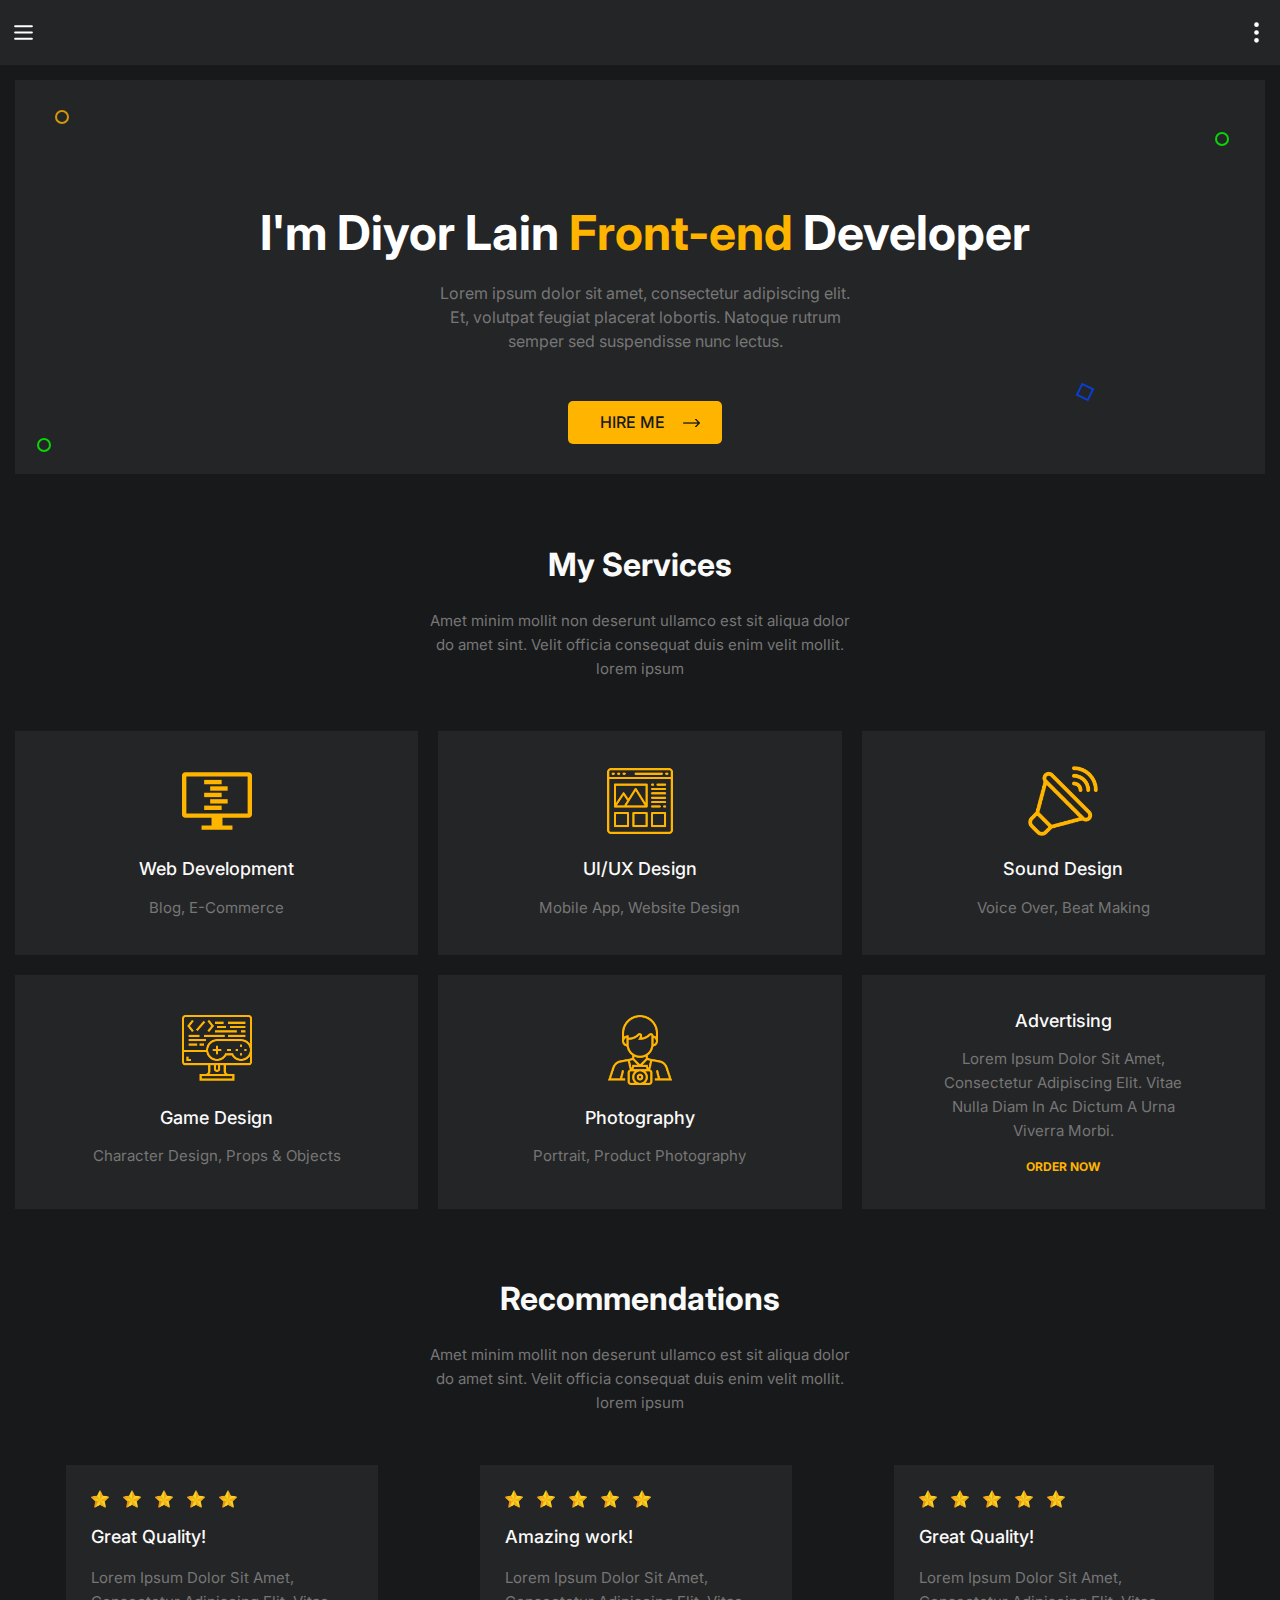
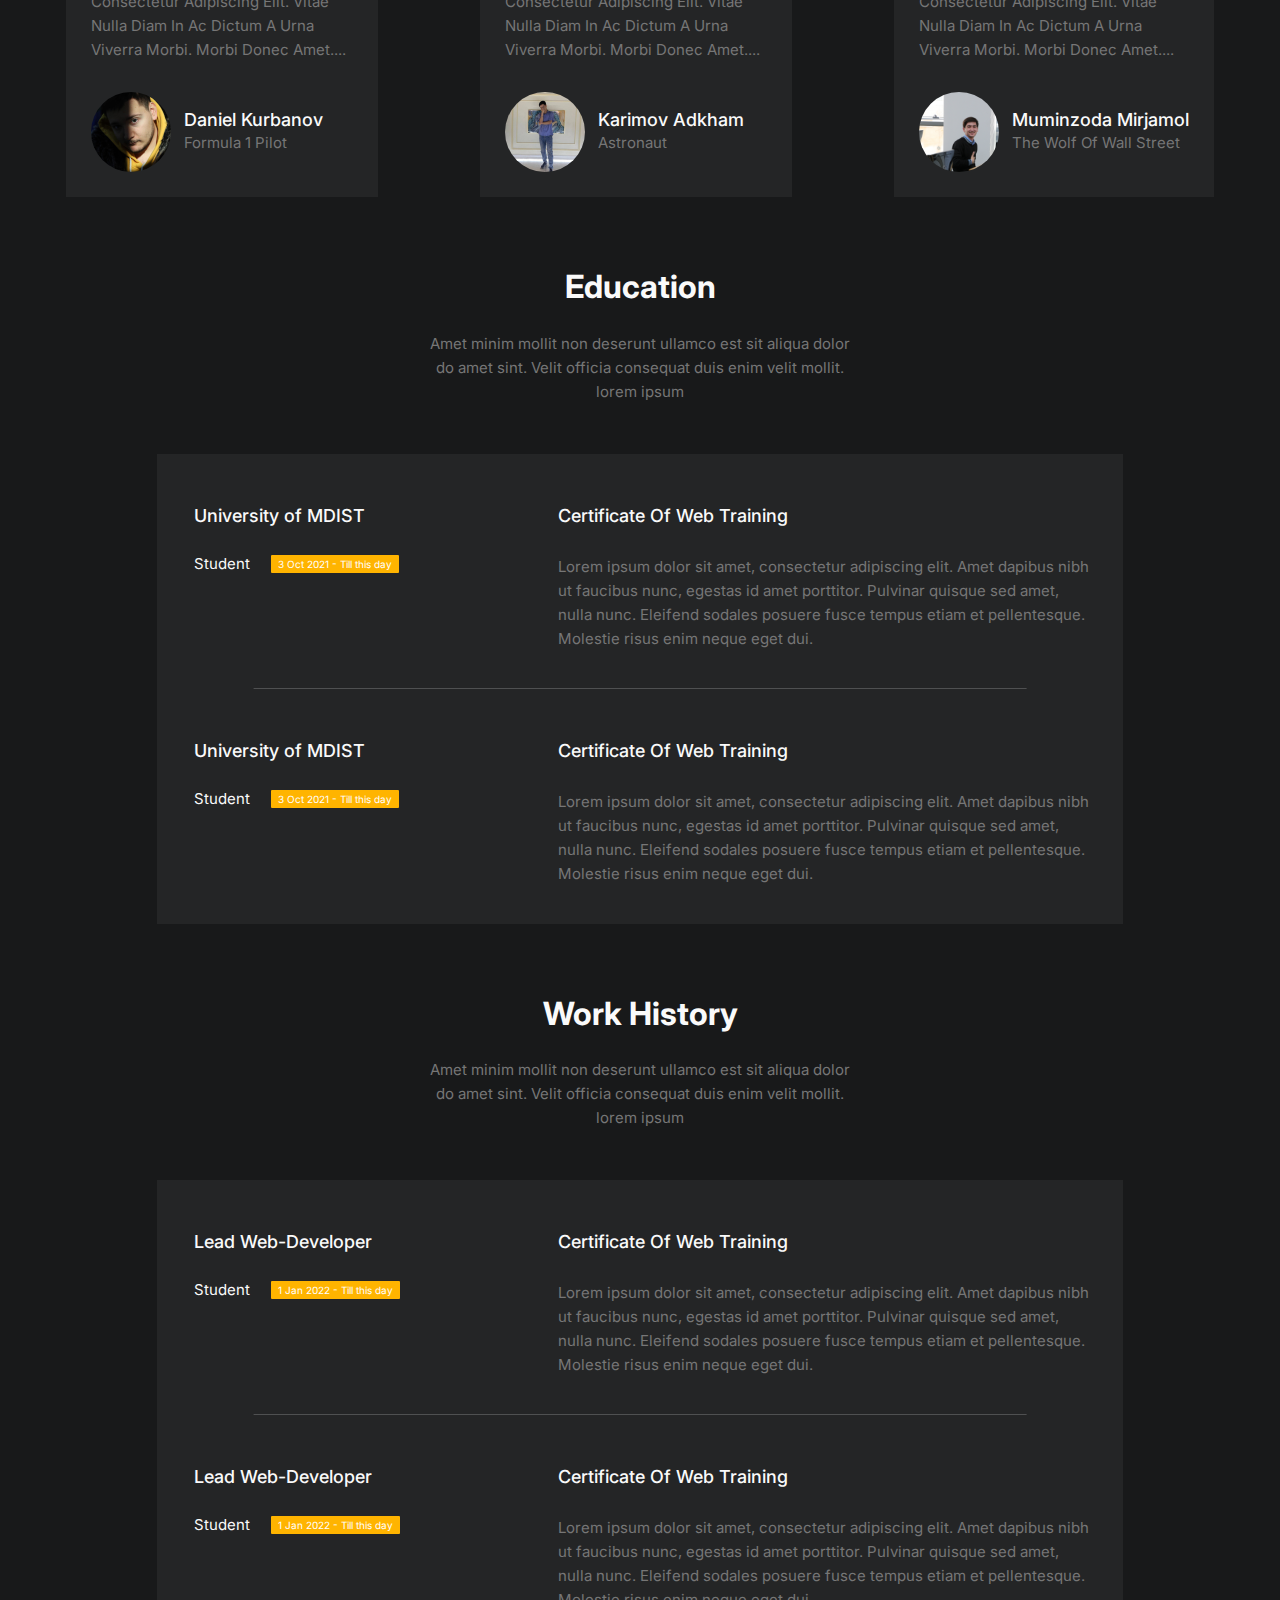
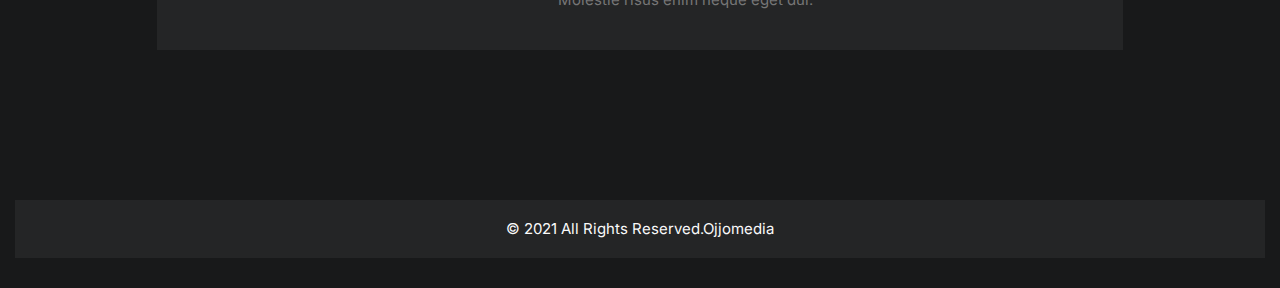
<file: index.html>
<!DOCTYPE html>
<html lang="en">

<head>
    <meta charset="UTF-8">
    <meta http-equiv="X-UA-Compatible" content="IE=edge">
    <meta name="viewport" content="width=device-width, initial-scale=1.0">
    <title>Document</title>
    <link rel="preconnect" href="https://fonts.googleapis.com">
    <link rel="preconnect" href="https://fonts.gstatic.com" crossorigin>
    <link href="https://fonts.googleapis.com/css2?family=Inter:wght@300;400;500;600;700&display=swap" rel="stylesheet">

    <link rel="stylesheet" href="css/magnific-popup.css">
    <link rel="stylesheet" href="css/slick.css">
    <link rel="stylesheet" href="css/style.css">
</head>

<body>
    <div class="wrapper">
        <!--*******************************************************************
            ASIDE 
        *******************************************************************-->
        <aside class="sidebar">
            <div class="sidebar__wrapper">
                <div class="close close__sidebar">
                    <img src="images/close.svg" alt="">
                </div>
                <div class="profile">
                    <div class="profile__img">
                        <img src="images/profile-photo.jpg" alt="">
                        <div class="online"></div>
                    </div>

                    <div class="profile__name">
                        Diyor Lain
                    </div>

                    <div class="profile__specialization">Font-end Developer</div>
                    <div class="profile__social">
                        <a href="https://www.facebook.com/feed.down.1">
                            <img src="images/facebook.svg" alt="">
                        </a>
                        <a href="https://www.instagram.com/laindrion/">
                            <img src="images/instagram.svg" alt="">
                        </a>
                        <a href="https://www.youtube.com/channel/UCkYxuQ5dNrytyscUWYd-LHw">
                            <img src="images/youtube.svg" alt="">
                        </a>
                    </div>
                </div>

                <div class="info">
                    <div class="info__item">
                        <span class="info__name">
                            Age:
                        </span>
                        <span>
                            24
                        </span>
                    </div>
                    <div class="info__item">
                        <span class="info__name">
                            Freelance:
                        </span>
                        <span class="enable">
                            Available
                        </span>
                    </div>
                </div>

                <div class="levels">
                    <h6 class="levels__title">Languages</h6>
                    <div class="levels__list">

                        <div class="level__item">
                            <div class="level__title">
                                <span>Russian</span>
                                <span>100%</span>
                            </div>
                            <div class="bar">
                                <span class="inner__bar" style="width: 100%;"></span>
                            </div>
                        </div>

                        <div class="level__item">
                            <div class="level__title">
                                <span>Uzbek</span>
                                <span>60%</span>
                            </div>
                            <div class="bar">
                                <span class="inner__bar" style="width: 60%;"></span>
                            </div>
                        </div>



                        <div class="level__item">
                            <div class="level__title">
                                <span>English</span>
                                <span>50%</span>
                            </div>
                            <div class="bar">
                                <span class="inner__bar" style="width: 50%;"></span>
                            </div>
                        </div>

                    </div>
                </div>

                <div class="levels">
                    <h6 class="levels__title">Skills</h6>
                    <div class="levels__list">

                        <div class="level__item">
                            <div class="level__title">
                                <span>Html</span>
                                <span>90%</span>
                            </div>
                            <div class="bar">
                                <span class="inner__bar" style="width: 90%;"></span>
                            </div>
                        </div>

                        <div class="level__item">
                            <div class="level__title">
                                <span>CSS</span>
                                <span>85%</span>
                            </div>
                            <div class="bar">
                                <span class="inner__bar" style="width: 85%;"></span>
                            </div>
                        </div>



                        <div class="level__item">
                            <div class="level__title">
                                <span>JS</span>
                                <span>30%</span>
                            </div>
                            <div class="bar">
                                <span class="inner__bar" style="width: 30%;"></span>
                            </div>
                        </div>

                    </div>
                </div>

                <div class="extra">
                    <h6 class="levels__title">Extra Skills</h6>
                    <ul class="extra__list">
                        <li class="extra__list-item">Bootstrap</li>
                        <li class="extra__list-item">Sass/Scss</li>
                        <li class="extra__list-item">Gulp</li>
                        <li class="extra__list-item">Git</li>
                    </ul>
                </div>

                <a href="assets/cv.png" class="download" download="">
                    Download CV
                </a>
            </div>
        </aside>

        <!--*******************************************************************
            MAIN 
        *******************************************************************-->
        <main class="main">
            <header class="header">
                <div class="header__btn burger__img">
                    <img src="images/burger.svg" alt="">
                </div>
                <div class="header__btn threedot__img">
                    <img src="images/threedot.svg" alt="">
                </div>
            </header>
            <div class="container">
                <section class="hero">
                    <div class="hero__wrapper">

                        <div class="hero__text">
                            <h1 class="hero__title">
                                I'm Diyor Lain <span>Front-end</span> Developer
                            </h1>
                            <p>
                                Lorem ipsum dolor sit amet, consectetur adipiscing elit. Et, volutpat feugiat placerat
                                lobortis. Natoque rutrum semper sed suspendisse nunc lectus.
                            </p>
                            <a class="hero__link" href="#">Hire me</a>
                        </div>

                        <div class="hero__img-cover">
                            <img src="images/profile-photo.jpg" alt="">
                        </div>
                    </div>
                    <div class="shape-1"></div>
                    <div class="shape-2"></div>
                    <div class="shape-3"></div>
                    <div class="shape-4"></div>
                </section>

                <section class="services">
                    <div class="services__wrapper">

                        <div class="title__cover">
                            <h3 class="title">
                                My Services
                            </h3>
                            <p class="title__subtext">
                                Amet minim mollit non deserunt ullamco est sit aliqua dolor do amet sint. Velit officia
                                consequat duis enim velit mollit. lorem ipsum
                            </p>
                        </div>

                        <div class="services__list">
                            <div class="services__item">
                                <div class="services__item-img">
                                    <img src="images/card-icons/web.svg" alt="">
                                </div>
                                <h5 class="services__item-title">
                                    web development
                                </h5>
                                <p class="services__item-text">
                                    blog, e-commerce
                                </p>
                            </div>

                            <div class="services__item">
                                <div class="services__item-img">
                                    <img src="images/card-icons/ui.png" alt="">
                                </div>
                                <h5 class="services__item-title">
                                    uI/uX design
                                </h5>
                                <p class="services__item-text">
                                    Mobile app, website design
                                </p>
                            </div>

                            <div class="services__item">
                                <div class="services__item-img">
                                    <img src="images/card-icons/sound.png" alt="">
                                </div>
                                <h5 class="services__item-title">
                                    sound design
                                </h5>
                                <p class="services__item-text">
                                    Voice Over, Beat Making
                                </p>
                            </div>

                            <div class="services__item">
                                <div class="services__item-img">
                                    <img src="images/card-icons/game.png" alt="">
                                </div>
                                <h5 class="services__item-title">
                                    game design
                                </h5>
                                <p class="services__item-text">
                                    Character Design, Props & Objects
                                </p>
                            </div>

                            <div class="services__item">
                                <div class="services__item-img">
                                    <img src="images/card-icons/photo.png" alt="">
                                </div>
                                <h5 class="services__item-title">
                                    photography
                                </h5>
                                <p class="services__item-text">
                                    portrait, product photography
                                </p>
                            </div>

                            <div class="services__item">
                                <h5 class="services__item-title">
                                    advertising
                                </h5>
                                <p class="services__item-text">
                                    Lorem ipsum dolor sit amet, consectetur adipiscing elit. Vitae nulla diam in ac
                                    dictum a urna viverra morbi.
                                </p>

                                <a class="services__item-link" href="#">
                                    order now
                                </a>
                            </div>
                        </div>

                    </div>
                </section>

                <section class="recomendation">
                    <div class="recomendation__wrapper">
                        <div class="title__cover">
                            <h3 class="title">
                                Recommendations
                            </h3>
                            <p class="title__subtext">
                                Amet minim mollit non deserunt ullamco est sit aliqua dolor do amet sint. Velit officia
                                consequat duis enim velit mollit. lorem ipsum
                            </p>
                        </div>

                        <div class="recomendation__list">

                            <div class="recomendation__item">
                                <div class="recomendation__item-rating">
                                    <img src="images/rating/star.png" alt="one star">
                                    <img src="images/rating/star.png" alt="two stars">
                                    <img src="images/rating/star.png" alt="three stars">
                                    <img src="images/rating/star.png" alt="four stars">
                                    <img src="images/rating/star.png" alt="five stars">
                                </div>
                                <h6 class="recomendation__item-title">
                                    Great Quality!
                                </h6>
                                <p class="recomendation__item-text">
                                    Lorem ipsum dolor sit amet, consectetur adipiscing elit. Vitae nulla diam in ac
                                    dictum a urna viverra morbi. Morbi donec amet....
                                </p>

                                <div class="recomendation__item-profile">
                                    <div class="recomendation__item-profile__img">
                                        <img src="images/profile-photo/daniel.jpg" alt="">
                                    </div>
                                    <div class="recomendation__item-profile__text-cover">
                                        <div class="recomendation__item-profile__name">
                                            Daniel Kurbanov
                                        </div>
                                        <p class="recomendation__item-profile__occupation">
                                            formula 1 pilot
                                        </p>
                                    </div>
                                </div>
                            </div>

                            <div class="recomendation__item">
                                <div class="recomendation__item-rating">
                                    <img src="images/rating/star.png" alt="one star">
                                    <img src="images/rating/star.png" alt="two stars">
                                    <img src="images/rating/star.png" alt="three stars">
                                    <img src="images/rating/star.png" alt="four stars">
                                    <img src="images/rating/star.png" alt="five stars">
                                </div>
                                <h6 class="recomendation__item-title">
                                    Amazing work!
                                </h6>
                                <p class="recomendation__item-text">
                                    Lorem ipsum dolor sit amet, consectetur adipiscing elit. Vitae nulla diam in ac
                                    dictum a urna viverra morbi. Morbi donec amet....
                                </p>

                                <div class="recomendation__item-profile">
                                    <div class="recomendation__item-profile__img">
                                        <img src="images/profile-photo/adkham.jpg" alt="">
                                    </div>
                                    <div class="recomendation__item-profile__text-cover">
                                        <div class="recomendation__item-profile__name">
                                            Karimov Adkham
                                        </div>
                                        <p class="recomendation__item-profile__occupation">
                                            Astronaut
                                        </p>
                                    </div>
                                </div>
                            </div>

                            <div class="recomendation__item">
                                <div class="recomendation__item-rating">
                                    <img src="images/rating/star.png" alt="one star">
                                    <img src="images/rating/star.png" alt="two stars">
                                    <img src="images/rating/star.png" alt="three stars">
                                    <img src="images/rating/star.png" alt="four stars">
                                    <img src="images/rating/star.png" alt="five stars">
                                </div>
                                <h6 class="recomendation__item-title">
                                    Great Quality!
                                </h6>
                                <p class="recomendation__item-text">
                                    Lorem ipsum dolor sit amet, consectetur adipiscing elit. Vitae nulla diam in ac
                                    dictum a urna viverra morbi. Morbi donec amet....
                                </p>

                                <div class="recomendation__item-profile">
                                    <div class="recomendation__item-profile__img">
                                        <img src="images/profile-photo/mirjamol.JPG" alt="">
                                    </div>
                                    <div class="recomendation__item-profile__text-cover">
                                        <div class="recomendation__item-profile__name">
                                            Muminzoda Mirjamol
                                        </div>
                                        <p class="recomendation__item-profile__occupation">
                                            The wolf of Wall Street
                                        </p>
                                    </div>
                                </div>
                            </div>

                        </div>
                    </div>
                </section>

                <section class="history">
                    <div class="history__wrapper">
                        <div class="title__cover">
                            <h3 class="title">
                                Education
                            </h3>
                            <p class="title__subtext">
                                Amet minim mollit non deserunt ullamco est sit aliqua dolor do amet sint. Velit officia
                                consequat duis enim velit mollit. lorem ipsum
                            </p>
                        </div>

                        <div class="history__list">

                            <div class="history__item">
                                <div class="history__title-cover">
                                    <h6 class="history__title">
                                        University of MDIST
                                    </h6>
                                    <div class="history__date-cover">
                                        <span>
                                            Student
                                        </span>
                                        <span class="history__date">
                                            3 Oct 2021 - Till this day
                                        </span>
                                    </div>
                                </div>

                                <div class="history__text-cover">
                                    <h6 class="history__text-title">
                                        Certificate of web training
                                    </h6>
                                    <p>
                                        Lorem ipsum dolor sit amet, consectetur adipiscing elit. Amet dapibus nibh ut
                                        faucibus nunc, egestas id amet porttitor. Pulvinar quisque sed amet, nulla nunc.
                                        Eleifend sodales posuere fusce tempus etiam et pellentesque. Molestie risus enim
                                        neque eget dui.
                                    </p>
                                </div>
                                <div class="border"></div>
                            </div>

                            <div class="history__item">
                                <div class="history__title-cover">
                                    <h6 class="history__title">
                                        University of MDIST
                                    </h6>
                                    <div class="history__date-cover">
                                        <span>
                                            Student
                                        </span>
                                        <span class="history__date">
                                            3 Oct 2021 - Till this day
                                        </span>
                                    </div>
                                </div>

                                <div class="history__text-cover">
                                    <h6 class="history__text-title">
                                        Certificate of web training
                                    </h6>
                                    <p>
                                        Lorem ipsum dolor sit amet, consectetur adipiscing elit. Amet dapibus nibh ut
                                        faucibus nunc, egestas id amet porttitor. Pulvinar quisque sed amet, nulla nunc.
                                        Eleifend sodales posuere fusce tempus etiam et pellentesque. Molestie risus enim
                                        neque eget dui.
                                    </p>
                                </div>
                            </div>
                        </div>
                    </div>
                </section>

                <section class="history">
                    <div class="history__wrapper">
                        <div class="title__cover">
                            <h3 class="title">
                                Work History
                            </h3>
                            <p class="title__subtext">
                                Amet minim mollit non deserunt ullamco est sit aliqua dolor do amet sint. Velit officia
                                consequat duis enim velit mollit. lorem ipsum
                            </p>
                        </div>

                        <div class="history__list">

                            <div class="history__item">
                                <div class="history__title-cover">
                                    <h6 class="history__title">
                                        Lead Web-Developer
                                    </h6>
                                    <div class="history__date-cover">
                                        <span>
                                            Student
                                        </span>
                                        <span class="history__date">
                                            1 Jan 2022 - Till this day
                                        </span>
                                    </div>
                                </div>

                                <div class="history__text-cover">
                                    <h6 class="history__text-title">
                                        Certificate of web training
                                    </h6>
                                    <p>
                                        Lorem ipsum dolor sit amet, consectetur adipiscing elit. Amet dapibus nibh ut
                                        faucibus nunc, egestas id amet porttitor. Pulvinar quisque sed amet, nulla nunc.
                                        Eleifend sodales posuere fusce tempus etiam et pellentesque. Molestie risus enim
                                        neque eget dui.
                                    </p>
                                </div>
                                <div class="border"></div>
                            </div>

                            <div class="history__item">
                                <div class="history__title-cover">
                                    <h6 class="history__title">
                                        Lead Web-Developer
                                    </h6>
                                    <div class="history__date-cover">
                                        <span>
                                            Student
                                        </span>
                                        <span class="history__date">
                                            1 Jan 2022 - Till this day
                                        </span>
                                    </div>
                                </div>

                                <div class="history__text-cover">
                                    <h6 class="history__text-title">
                                        Certificate of web training
                                    </h6>
                                    <p>
                                        Lorem ipsum dolor sit amet, consectetur adipiscing elit. Amet dapibus nibh ut
                                        faucibus nunc, egestas id amet porttitor. Pulvinar quisque sed amet, nulla nunc.
                                        Eleifend sodales posuere fusce tempus etiam et pellentesque. Molestie risus enim
                                        neque eget dui.
                                    </p>
                                </div>
                            </div>
                        </div>
                    </div>
                </section>

                <footer class="footer">
                    <div class="container">
                        <div class="footer__wrapper">
                            <div class="copyright">
                                © 2021 All Rights Reserved.Ojjomedia
                            </div>
                        </div>
                    </div>
                </footer>
            </div>
        </main>

        <!--*******************************************************************
            ASIDE 
        *******************************************************************-->
        <aside class="navbar">
            <div class="navbar__wrapper">
                <div class="close close__navbar">
                    <img src="images/close.svg" alt="">
                </div>
                <div class="moon">
                    <img src="images/moon.svg" alt="">
                </div>
                <nav class="menu">
                    <ul class="menu__list">
                        <li class="menu__list-item">
                            <a href="index.html" class="menu__list-link">
                                <svg width="800px" height="800px" viewBox="0 0 24 24" fill="none"
                                    xmlns="http://www.w3.org/2000/svg">
                                    <path
                                        d="M20.8593 8.36985L13.9293 2.82985C12.8593 1.96985 11.1293 1.96985 10.0693 2.81985L3.13929 8.36985C2.35929 8.98985 1.85929 10.2998 2.02929 11.2798L3.35929 19.2398C3.59929 20.6598 4.95929 21.8098 6.39929 21.8098H17.5993C19.0293 21.8098 20.3993 20.6498 20.6393 19.2398L21.9693 11.2798C22.1293 10.2998 21.6293 8.98985 20.8593 8.36985ZM11.9993 15.4998C10.6193 15.4998 9.49929 14.3798 9.49929 12.9998C9.49929 11.6198 10.6193 10.4998 11.9993 10.4998C13.3793 10.4998 14.4993 11.6198 14.4993 12.9998C14.4993 14.3798 13.3793 15.4998 11.9993 15.4998Z"
                                        fill="#3A3B3C" />
                                </svg>
                            </a>
                        </li>

                        <li class="menu__list-item">
                            <a href="web-development.html" class="menu__list-link">
                                <svg version="1.1" id="Icons" xmlns="http://www.w3.org/2000/svg"
                                    xmlns:xlink="http://www.w3.org/1999/xlink" viewBox="0 0 32 32" xml:space="preserve">
                                    <path
                                        d="M27,4H5C3.3,4,2,5.3,2,7v18c0,1.7,1.3,3,3,3h22c1.7,0,3-1.3,3-3V7C30,5.3,28.7,4,27,4z M9.1,7.6c0.1-0.1,0.1-0.2,0.2-0.3
                                                c0.1-0.1,0.2-0.2,0.3-0.2C10,6.9,10.4,7,10.7,7.3c0.1,0.1,0.2,0.2,0.2,0.3C11,7.7,11,7.9,11,8c0,0.3-0.1,0.5-0.3,0.7
                                                C10.5,8.9,10.3,9,10,9C9.7,9,9.5,8.9,9.3,8.7C9.1,8.5,9,8.3,9,8C9,7.9,9,7.7,9.1,7.6z M6,8c0-0.3,0.1-0.5,0.3-0.7
                                                c0,0,0.1-0.1,0.1-0.1c0.1,0,0.1-0.1,0.2-0.1C6.7,7,6.7,7,6.8,7c0.1,0,0.3,0,0.4,0c0.1,0,0.1,0,0.2,0.1c0.1,0,0.1,0.1,0.2,0.1
                                                c0,0,0.1,0.1,0.1,0.1c0.1,0.1,0.2,0.2,0.2,0.3C8,7.7,8,7.9,8,8c0,0.1,0,0.3-0.1,0.4C7.9,8.5,7.8,8.6,7.7,8.7C7.5,8.9,7.3,9,7,9
                                                S6.5,8.9,6.3,8.7C6.1,8.5,6,8.3,6,8z M11.7,21.3c0.4,0.4,0.4,1,0,1.4C11.5,22.9,11.3,23,11,23s-0.5-0.1-0.7-0.3l-3-3
                                                c-0.4-0.4-0.4-1,0-1.4l3-3c0.4-0.4,1-0.4,1.4,0s0.4,1,0,1.4L9.4,19L11.7,21.3z M12.6,8.9c-0.1-0.1-0.2-0.1-0.3-0.2
                                                c-0.1-0.1-0.2-0.2-0.2-0.3C12,8.3,12,8.1,12,8c0-0.1,0-0.3,0.1-0.4c0.1-0.1,0.1-0.2,0.2-0.3c0.4-0.4,1-0.4,1.4,0
                                                c0.1,0.1,0.2,0.2,0.2,0.3C14,7.7,14,7.9,14,8c0,0.1,0,0.3-0.1,0.4c-0.1,0.1-0.1,0.2-0.2,0.3C13.5,8.9,13.3,9,13,9
                                                C12.9,9,12.7,9,12.6,8.9z M18.9,15.4l-4,8C14.7,23.8,14.4,24,14,24c-0.2,0-0.3,0-0.4-0.1c-0.5-0.2-0.7-0.8-0.4-1.3l4-8
                                                c0.2-0.5,0.8-0.7,1.3-0.4C18.9,14.4,19.1,15,18.9,15.4z M24.7,19.7l-3,3C21.5,22.9,21.3,23,21,23s-0.5-0.1-0.7-0.3
                                                c-0.4-0.4-0.4-1,0-1.4l2.3-2.3l-2.3-2.3c-0.4-0.4-0.4-1,0-1.4s1-0.4,1.4,0l3,3C25.1,18.7,25.1,19.3,24.7,19.7z"
                                        fill="#3A3B3C" />
                                </svg>
                            </a>
                        </li>

                        <li class="menu__list-item">
                            <a href="portfolio.html" class="menu__list-link">
                                <svg fill="#3A3B3C" width="800px" height="800px" viewBox="0 0 512 512"
                                    id="_55_Portfolio" data-name="55 Portfolio" xmlns="http://www.w3.org/2000/svg">
                                    <path id="Path_72" data-name="Path 72"
                                        d="M480,96H352V32A31.991,31.991,0,0,0,320,0H192a31.991,31.991,0,0,0-32,32V96H32A31.991,31.991,0,0,0,0,128V480a31.991,31.991,0,0,0,32,32H480a31.991,31.991,0,0,0,32-32V128A31.991,31.991,0,0,0,480,96ZM224,64h64V96H224ZM448,448H64V320H192v32H320V320H448Zm0-160H320V256H192v32H64V160H448Z"
                                        fill-rule="evenodd" />
                                </svg>
                            </a>
                        </li>

                        <li class="menu__list-item">
                            <a href="contacts.html" class="menu__list-link">
                                <svg width="800px" height="800px" viewBox="0 0 24 24" fill="none"
                                    xmlns="http://www.w3.org/2000/svg">
                                    <path
                                        d="M4 1C2.34315 1 1 2.34315 1 4V15C1 16.6569 2.34315 18 4 18H6V22C6 22.388 6.22446 22.741 6.57584 22.9056C6.92723 23.0702 7.3421 23.0166 7.64018 22.7682L13.362 18H20C21.6569 18 23 16.6569 23 15V4C23 2.34315 21.6569 1 20 1H4Z"
                                        fill="#3A3B3C" />
                                </svg>
                            </a>
                        </li>
                    </ul>
                </nav>
            </div>
        </aside>
    </div>
    <script src="js/jquery.min.js"></script>
    <script src="js/jquery.magnific-popup.js"></script>
    <script src="js/slick.min.js"></script>
    <script src="js/main.js"></script>
</body>

</html>
</file>
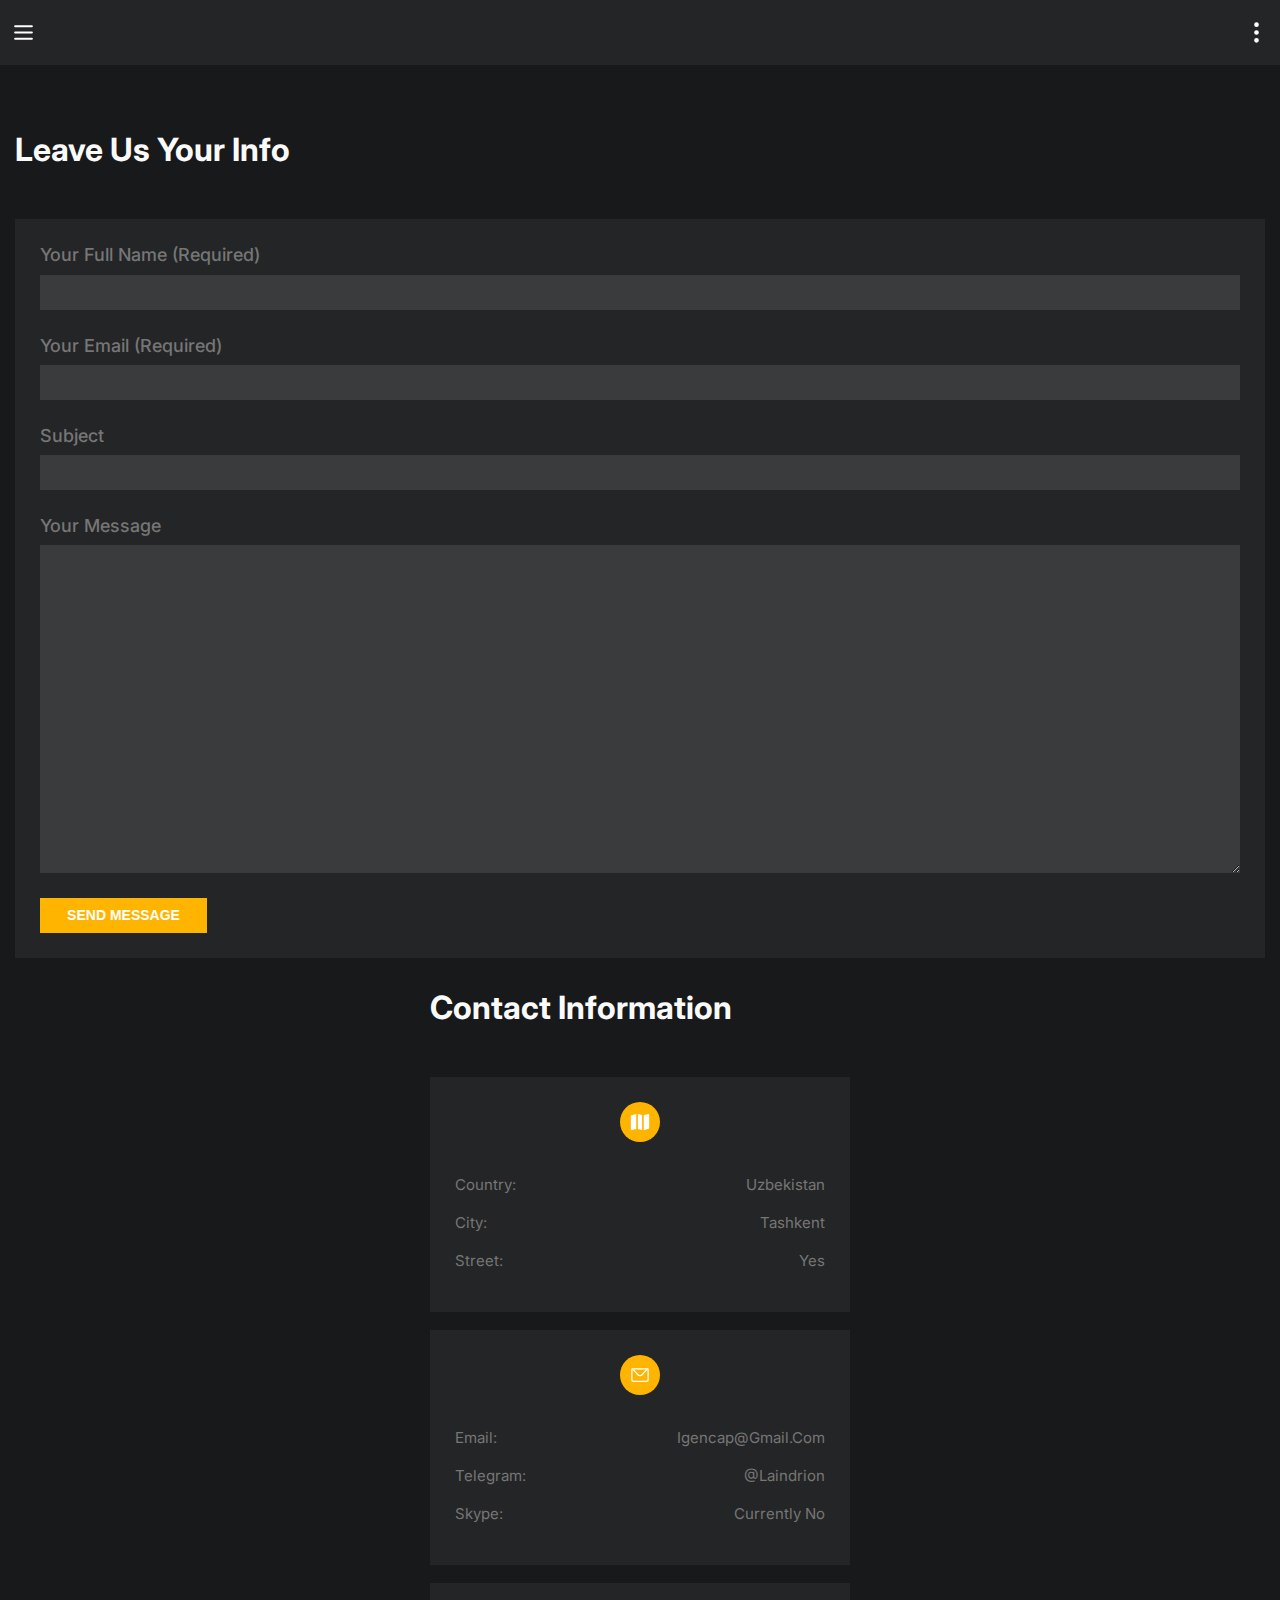
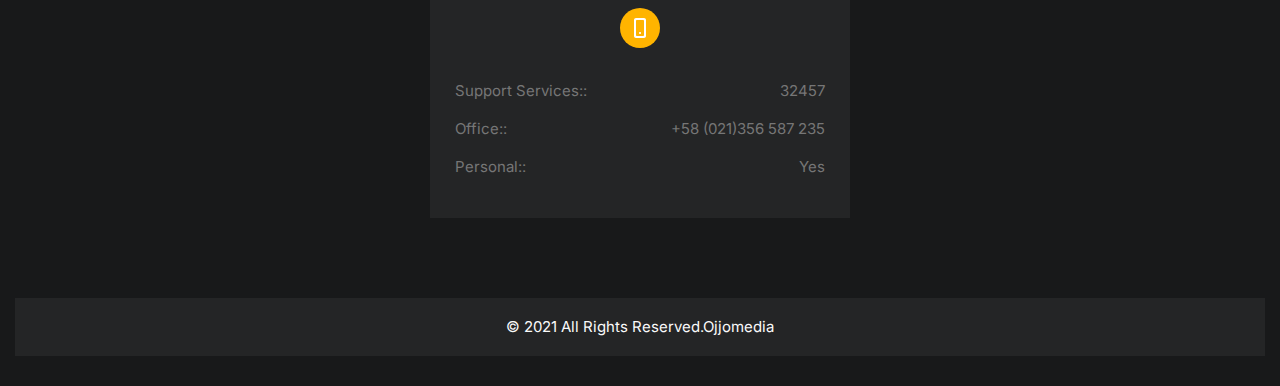
<file: contacts.html>
<!DOCTYPE html>
<html lang="en">

<head>
    <meta charset="UTF-8">
    <meta http-equiv="X-UA-Compatible" content="IE=edge">
    <meta name="viewport" content="width=device-width, initial-scale=1.0">
    <title>Document</title>
    <link rel="preconnect" href="https://fonts.googleapis.com">
    <link rel="preconnect" href="https://fonts.gstatic.com" crossorigin>
    <link href="https://fonts.googleapis.com/css2?family=Inter:wght@300;400;500;600;700&display=swap" rel="stylesheet">

    <link rel="stylesheet" href="css/magnific-popup.css">
    <link rel="stylesheet" href="css/slick.css">
    <link rel="stylesheet" href="css/style.css">
</head>

<body>
    <div class="wrapper">
        <!--*******************************************************************
            ASIDE 
        *******************************************************************-->
        <aside class="sidebar">
            <div class="sidebar__wrapper">
                <div class="close close__sidebar">
                    <img src="images/close.svg" alt="">
                </div>
                <div class="profile">
                    <div class="profile__img">
                        <img src="images/profile-photo.jpg" alt="">
                        <div class="online"></div>
                    </div>

                    <div class="profile__name">
                        Diyor Lain
                    </div>

                    <div class="profile__specialization">Font-end Developer</div>
                    <div class="profile__social">
                        <a href="https://www.facebook.com/feed.down.1">
                            <img src="images/facebook.svg" alt="">
                        </a>
                        <a href="https://www.instagram.com/laindrion/">
                            <img src="images/instagram.svg" alt="">
                        </a>
                        <a href="https://www.youtube.com/channel/UCkYxuQ5dNrytyscUWYd-LHw">
                            <img src="images/youtube.svg" alt="">
                        </a>
                    </div>
                </div>

                <div class="info">
                    <div class="info__item">
                        <span class="info__name">
                            Age:
                        </span>
                        <span>
                            24
                        </span>
                    </div>
                    <div class="info__item">
                        <span class="info__name">
                            Freelance:
                        </span>
                        <span class="enable">
                            Available
                        </span>
                    </div>
                </div>

                <div class="levels">
                    <h6 class="levels__title">Languages</h6>
                    <div class="levels__list">

                        <div class="level__item">
                            <div class="level__title">
                                <span>Russian</span>
                                <span>100%</span>
                            </div>
                            <div class="bar">
                                <span class="inner__bar" style="width: 100%;"></span>
                            </div>
                        </div>

                        <div class="level__item">
                            <div class="level__title">
                                <span>Uzbek</span>
                                <span>60%</span>
                            </div>
                            <div class="bar">
                                <span class="inner__bar" style="width: 60%;"></span>
                            </div>
                        </div>



                        <div class="level__item">
                            <div class="level__title">
                                <span>English</span>
                                <span>50%</span>
                            </div>
                            <div class="bar">
                                <span class="inner__bar" style="width: 50%;"></span>
                            </div>
                        </div>

                    </div>
                </div>

                <div class="levels">
                    <h6 class="levels__title">Skills</h6>
                    <div class="levels__list">

                        <div class="level__item">
                            <div class="level__title">
                                <span>Html</span>
                                <span>90%</span>
                            </div>
                            <div class="bar">
                                <span class="inner__bar" style="width: 90%;"></span>
                            </div>
                        </div>

                        <div class="level__item">
                            <div class="level__title">
                                <span>CSS</span>
                                <span>85%</span>
                            </div>
                            <div class="bar">
                                <span class="inner__bar" style="width: 85%;"></span>
                            </div>
                        </div>



                        <div class="level__item">
                            <div class="level__title">
                                <span>JS</span>
                                <span>30%</span>
                            </div>
                            <div class="bar">
                                <span class="inner__bar" style="width: 30%;"></span>
                            </div>
                        </div>

                    </div>
                </div>

                <div class="extra">
                    <h6 class="levels__title">Extra Skills</h6>
                    <ul class="extra__list">
                        <li class="extra__list-item">Bootstrap</li>
                        <li class="extra__list-item">Sass/Scss</li>
                        <li class="extra__list-item">Gulp</li>
                        <li class="extra__list-item">Git</li>
                    </ul>
                </div>

                <a href="assets/cv.png" class="download" download="">
                    Download CV
                </a>
            </div>
        </aside>

        <!--*******************************************************************
            MAIN 
        *******************************************************************-->
        <main class="main">
            <header class="header">
                <div class="header__btn burger__img">
                    <img src="images/burger.svg" alt="">
                </div>
                <div class="header__btn threedot__img">
                    <img src="images/threedot.svg" alt="">
                </div>
            </header>
            <div class="container">
                <section class="contact">
                    <div class="contact__wrapper">
                        <div class="contact__form-wrapper">
                            <h3 class="contact__form-title">Leave us your info</h3>
                            <from class="contact__form">
                                <label for="name">
                                    <span>Your Full Name (Required)</span>
                                    <input type="text" name="name" id="name">
                                </label>
                                <label for="email">
                                    <span> Your Email (Required)</span>
                                    <input type="text" name="email" id="email">
                                </label>
                                <label for="subject">
                                    <span>Subject</span>
                                    <input type="text" name="subject" id="subject">
                                </label>
                                <label for="message">
                                    <span>Your Message</span>
                                    <textarea name="message" id="message" cols="30" rows="10"></textarea>
                                </label>

                                <button type="submit">
                                    Send message
                                </button>
                            </from>
                        </div>
                        <div class="contact__form-card__wrapper">
                            <h3 class="contact__form-title">Contact information</h3>
                            <div class="contact__form-card">

                                <div class="contact__form-card-img">
                                    <img src="images/contact/map.svg" alt="map icon">
                                </div>

                                <div class="contact__form-card__list">
                                    <div class="contact__form-card__item">
                                        <span class="contact__form-card__item-name">Country:</span>
                                        <span>Uzbekistan</span>
                                    </div>
                                    <div class="contact__form-card__item">
                                        <span class="contact__form-card__item-name">City:</span>
                                        <span>Tashkent</span>
                                    </div>
                                    <div class="contact__form-card__item">
                                        <span class="contact__form-card__item-name">Street:</span>
                                        <span>Yes</span>
                                    </div>
                                </div>

                            </div>

                            <div class="contact__form-card">

                                <div class="contact__form-card-img">
                                    <img src="images/contact/message.svg" alt="map icon">
                                </div>

                                <div class="contact__form-card__list">
                                    <div class="contact__form-card__item">
                                        <span class="contact__form-card__item-name">Email:</span>
                                        <span>igencap@gmail.com</span>
                                    </div>
                                    <div class="contact__form-card__item">
                                        <span class="contact__form-card__item-name">Telegram:</span>
                                        <span>@laindrion</span>
                                    </div>
                                    <div class="contact__form-card__item">
                                        <span class="contact__form-card__item-name">Skype:</span>
                                        <span>Currently no</span>
                                    </div>
                                </div>

                            </div>

                            <div class="contact__form-card">

                                <div class="contact__form-card-img">
                                    <img src="images/contact/phone.svg" alt="map icon">
                                </div>

                                <div class="contact__form-card__list">
                                    <div class="contact__form-card__item">
                                        <span class="contact__form-card__item-name">Support services::</span>
                                        <span>32457</span>
                                    </div>
                                    <div class="contact__form-card__item">
                                        <span class="contact__form-card__item-name">Office::</span>
                                        <span>+58 (021)356 587 235</span>
                                    </div>
                                    <div class="contact__form-card__item">
                                        <span class="contact__form-card__item-name">Personal::</span>
                                        <span>Yes</span>
                                    </div>
                                </div>

                            </div>
                        </div>
                    </div>
                </section>

                <footer class="footer">
                    <div class="container">
                        <div class="footer__wrapper">
                            <div class="copyright">
                                © 2021 All Rights Reserved.Ojjomedia
                            </div>
                        </div>
                    </div>
                </footer>
            </div>
        </main>

        <!--*******************************************************************
            ASIDE 
        *******************************************************************-->
        <aside class="navbar">
            <div class="navbar__wrapper">
                <div class="close close__navbar">
                    <img src="images/close.svg" alt="">
                </div>
                <div class="moon">
                    <img src="images/moon.svg" alt="">
                </div>
                <nav class="menu">
                    <ul class="menu__list">
                        <li class="menu__list-item">
                            <a href="index.html" class="menu__list-link">
                                <svg width="800px" height="800px" viewBox="0 0 24 24" fill="none"
                                    xmlns="http://www.w3.org/2000/svg">
                                    <path
                                        d="M20.8593 8.36985L13.9293 2.82985C12.8593 1.96985 11.1293 1.96985 10.0693 2.81985L3.13929 8.36985C2.35929 8.98985 1.85929 10.2998 2.02929 11.2798L3.35929 19.2398C3.59929 20.6598 4.95929 21.8098 6.39929 21.8098H17.5993C19.0293 21.8098 20.3993 20.6498 20.6393 19.2398L21.9693 11.2798C22.1293 10.2998 21.6293 8.98985 20.8593 8.36985ZM11.9993 15.4998C10.6193 15.4998 9.49929 14.3798 9.49929 12.9998C9.49929 11.6198 10.6193 10.4998 11.9993 10.4998C13.3793 10.4998 14.4993 11.6198 14.4993 12.9998C14.4993 14.3798 13.3793 15.4998 11.9993 15.4998Z"
                                        fill="#3A3B3C" />
                                </svg>
                            </a>
                        </li>

                        <li class="menu__list-item">
                            <a href="web-development.html" class="menu__list-link">
                                <svg version="1.1" id="Icons" xmlns="http://www.w3.org/2000/svg"
                                    xmlns:xlink="http://www.w3.org/1999/xlink" viewBox="0 0 32 32" xml:space="preserve">
                                    <path
                                        d="M27,4H5C3.3,4,2,5.3,2,7v18c0,1.7,1.3,3,3,3h22c1.7,0,3-1.3,3-3V7C30,5.3,28.7,4,27,4z M9.1,7.6c0.1-0.1,0.1-0.2,0.2-0.3
                                                c0.1-0.1,0.2-0.2,0.3-0.2C10,6.9,10.4,7,10.7,7.3c0.1,0.1,0.2,0.2,0.2,0.3C11,7.7,11,7.9,11,8c0,0.3-0.1,0.5-0.3,0.7
                                                C10.5,8.9,10.3,9,10,9C9.7,9,9.5,8.9,9.3,8.7C9.1,8.5,9,8.3,9,8C9,7.9,9,7.7,9.1,7.6z M6,8c0-0.3,0.1-0.5,0.3-0.7
                                                c0,0,0.1-0.1,0.1-0.1c0.1,0,0.1-0.1,0.2-0.1C6.7,7,6.7,7,6.8,7c0.1,0,0.3,0,0.4,0c0.1,0,0.1,0,0.2,0.1c0.1,0,0.1,0.1,0.2,0.1
                                                c0,0,0.1,0.1,0.1,0.1c0.1,0.1,0.2,0.2,0.2,0.3C8,7.7,8,7.9,8,8c0,0.1,0,0.3-0.1,0.4C7.9,8.5,7.8,8.6,7.7,8.7C7.5,8.9,7.3,9,7,9
                                                S6.5,8.9,6.3,8.7C6.1,8.5,6,8.3,6,8z M11.7,21.3c0.4,0.4,0.4,1,0,1.4C11.5,22.9,11.3,23,11,23s-0.5-0.1-0.7-0.3l-3-3
                                                c-0.4-0.4-0.4-1,0-1.4l3-3c0.4-0.4,1-0.4,1.4,0s0.4,1,0,1.4L9.4,19L11.7,21.3z M12.6,8.9c-0.1-0.1-0.2-0.1-0.3-0.2
                                                c-0.1-0.1-0.2-0.2-0.2-0.3C12,8.3,12,8.1,12,8c0-0.1,0-0.3,0.1-0.4c0.1-0.1,0.1-0.2,0.2-0.3c0.4-0.4,1-0.4,1.4,0
                                                c0.1,0.1,0.2,0.2,0.2,0.3C14,7.7,14,7.9,14,8c0,0.1,0,0.3-0.1,0.4c-0.1,0.1-0.1,0.2-0.2,0.3C13.5,8.9,13.3,9,13,9
                                                C12.9,9,12.7,9,12.6,8.9z M18.9,15.4l-4,8C14.7,23.8,14.4,24,14,24c-0.2,0-0.3,0-0.4-0.1c-0.5-0.2-0.7-0.8-0.4-1.3l4-8
                                                c0.2-0.5,0.8-0.7,1.3-0.4C18.9,14.4,19.1,15,18.9,15.4z M24.7,19.7l-3,3C21.5,22.9,21.3,23,21,23s-0.5-0.1-0.7-0.3
                                                c-0.4-0.4-0.4-1,0-1.4l2.3-2.3l-2.3-2.3c-0.4-0.4-0.4-1,0-1.4s1-0.4,1.4,0l3,3C25.1,18.7,25.1,19.3,24.7,19.7z"
                                        fill="#3A3B3C" />
                                </svg>
                            </a>
                        </li>

                        <li class="menu__list-item">
                            <a href="portfolio.html" class="menu__list-link">
                                <svg fill="#3A3B3C" width="800px" height="800px" viewBox="0 0 512 512"
                                    id="_55_Portfolio" data-name="55 Portfolio" xmlns="http://www.w3.org/2000/svg">
                                    <path id="Path_72" data-name="Path 72"
                                        d="M480,96H352V32A31.991,31.991,0,0,0,320,0H192a31.991,31.991,0,0,0-32,32V96H32A31.991,31.991,0,0,0,0,128V480a31.991,31.991,0,0,0,32,32H480a31.991,31.991,0,0,0,32-32V128A31.991,31.991,0,0,0,480,96ZM224,64h64V96H224ZM448,448H64V320H192v32H320V320H448Zm0-160H320V256H192v32H64V160H448Z"
                                        fill-rule="evenodd" />
                                </svg>
                            </a>
                        </li>

                        <li class="menu__list-item">
                            <a href="contacts.html" class="menu__list-link">
                                <svg width="800px" height="800px" viewBox="0 0 24 24" fill="none"
                                    xmlns="http://www.w3.org/2000/svg">
                                    <path
                                        d="M4 1C2.34315 1 1 2.34315 1 4V15C1 16.6569 2.34315 18 4 18H6V22C6 22.388 6.22446 22.741 6.57584 22.9056C6.92723 23.0702 7.3421 23.0166 7.64018 22.7682L13.362 18H20C21.6569 18 23 16.6569 23 15V4C23 2.34315 21.6569 1 20 1H4Z"
                                        fill="#3A3B3C" />
                                </svg>
                            </a>
                        </li>
                    </ul>
                </nav>
            </div>
        </aside>
    </div>
    <script src="js/jquery.min.js"></script>
    <script src="js/jquery.magnific-popup.js"></script>
    <script src="js/slick.min.js"></script>
    <script src="js/script.js"></script>
    <script src="js/main.js"></script>
</body>

</html>
</file>
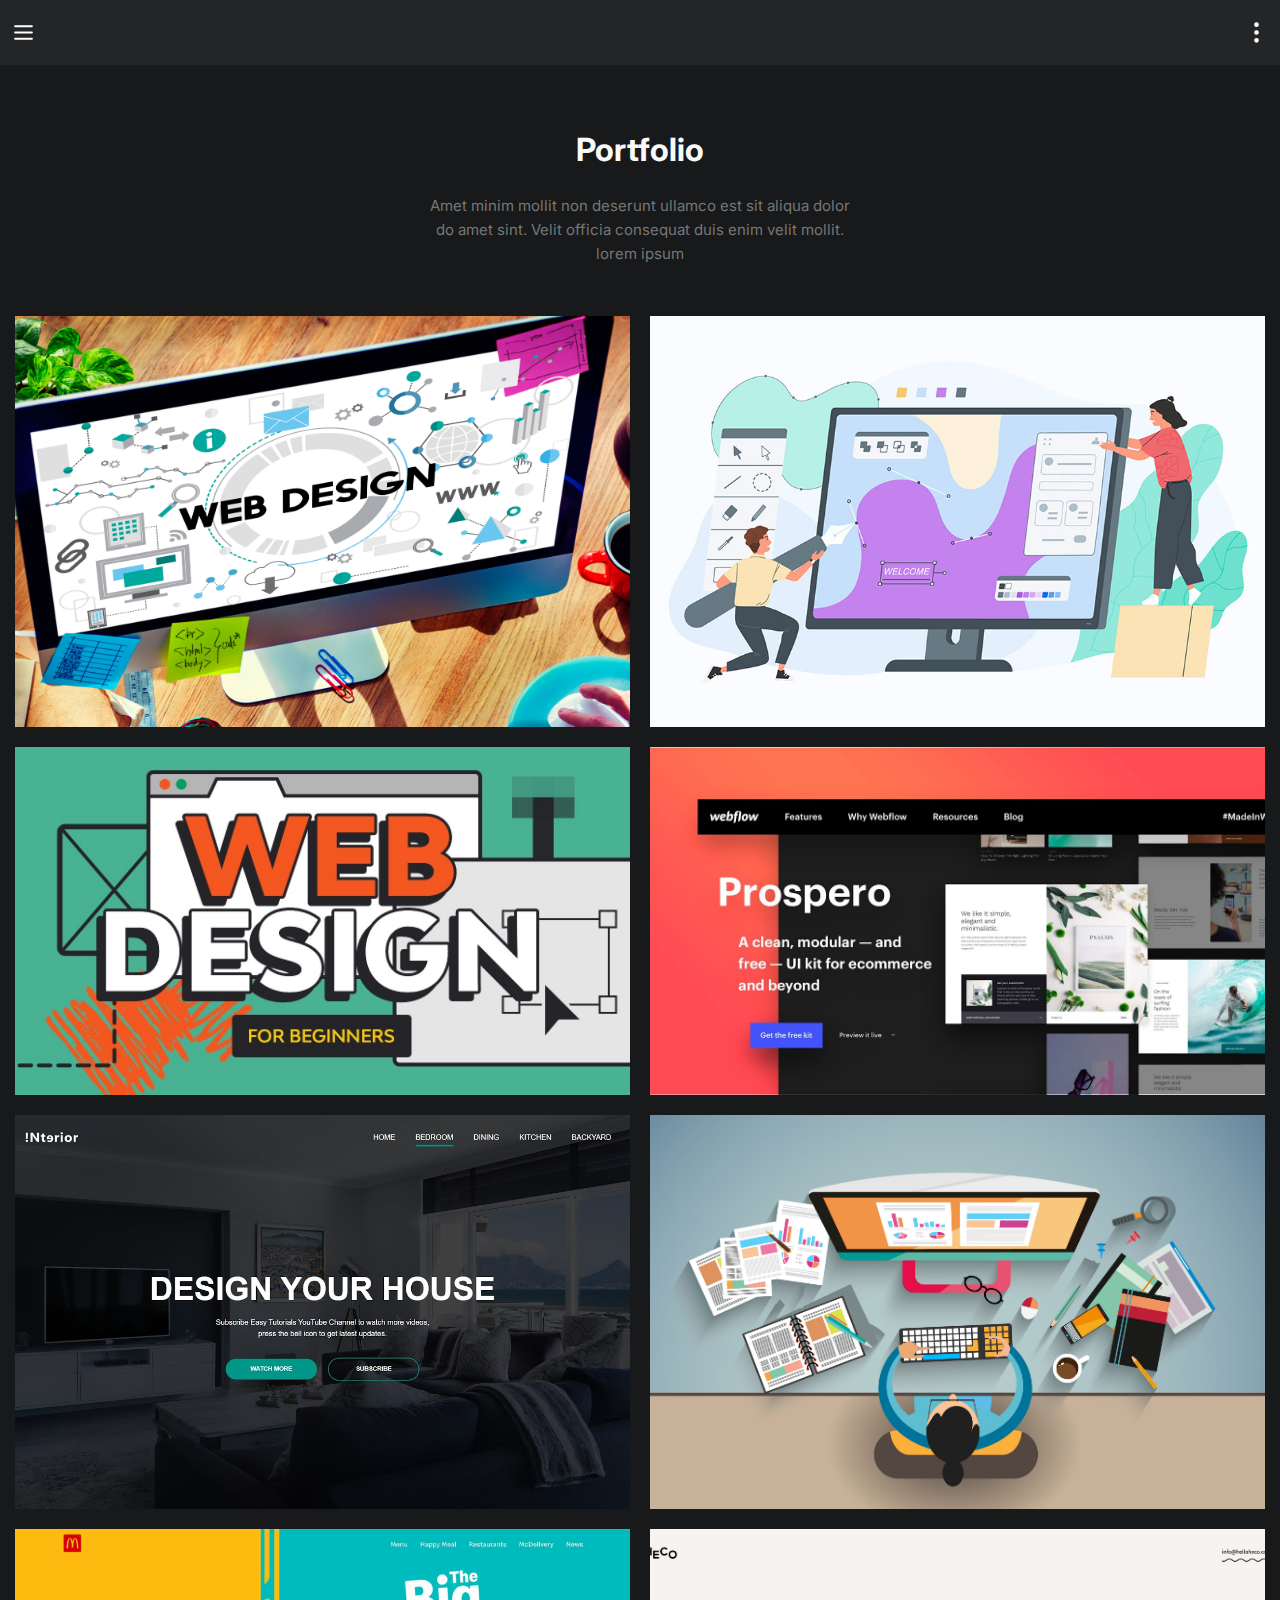
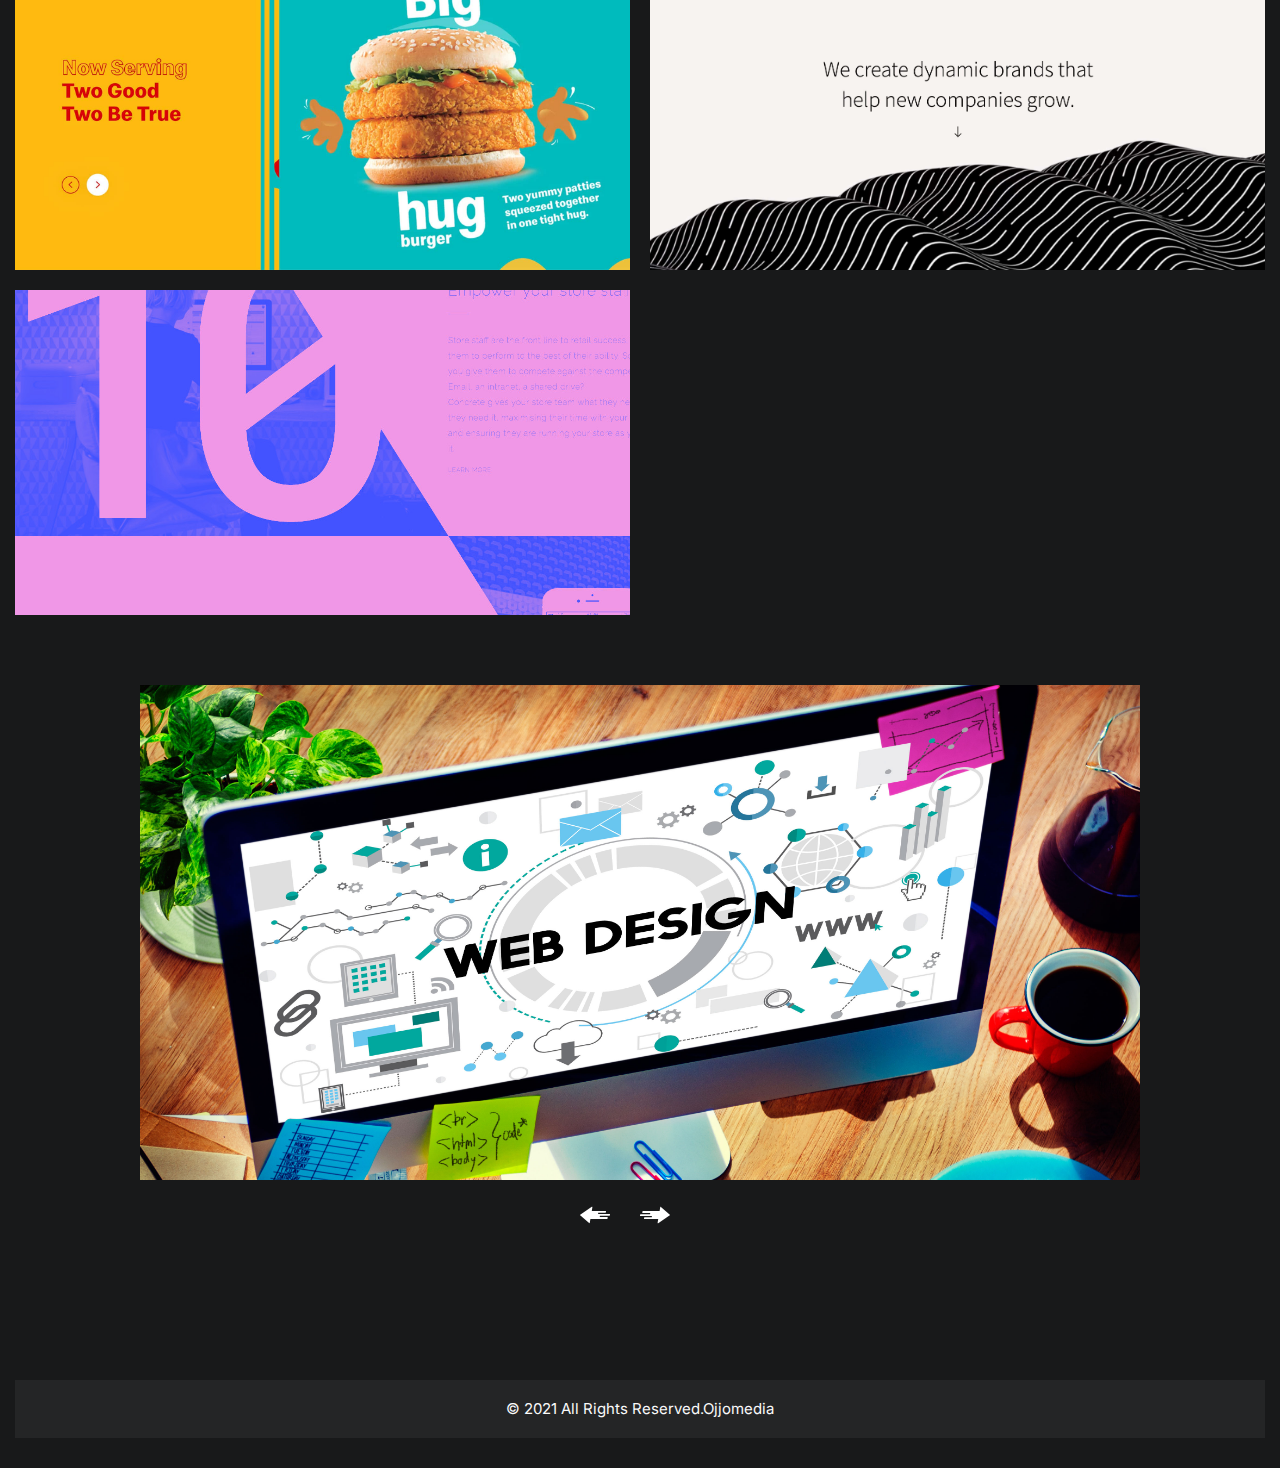
<file: portfolio.html>
<!DOCTYPE html>
<html lang="en">

<head>
    <meta charset="UTF-8">
    <meta http-equiv="X-UA-Compatible" content="IE=edge">
    <meta name="viewport" content="width=device-width, initial-scale=1.0">
    <title>Document</title>
    <link rel="preconnect" href="https://fonts.googleapis.com">
    <link rel="preconnect" href="https://fonts.gstatic.com" crossorigin>
    <link href="https://fonts.googleapis.com/css2?family=Inter:wght@300;400;500;600;700&display=swap" rel="stylesheet">

    <link rel="stylesheet" href="css/magnific-popup.css">
    <link rel="stylesheet" href="css/slick.css">
    <link rel="stylesheet" href="css/style.css">
</head>

<body>
    <div class="wrapper">
        <!--*******************************************************************
            ASIDE 
        *******************************************************************-->
        <aside class="sidebar">
            <div class="sidebar__wrapper">
                <div class="close close__sidebar">
                    <img src="images/close.svg" alt="">
                </div>
                <div class="profile">
                    <div class="profile__img">
                        <img src="images/profile-photo.jpg" alt="">
                        <div class="online"></div>
                    </div>

                    <div class="profile__name">
                        Diyor Lain
                    </div>

                    <div class="profile__specialization">Font-end Developer</div>
                    <div class="profile__social">
                        <a href="https://www.facebook.com/feed.down.1">
                            <img src="images/facebook.svg" alt="">
                        </a>
                        <a href="https://www.instagram.com/laindrion/">
                            <img src="images/instagram.svg" alt="">
                        </a>
                        <a href="https://www.youtube.com/channel/UCkYxuQ5dNrytyscUWYd-LHw">
                            <img src="images/youtube.svg" alt="">
                        </a>
                    </div>
                </div>

                <div class="info">
                    <div class="info__item">
                        <span class="info__name">
                            Age:
                        </span>
                        <span>
                            24
                        </span>
                    </div>
                    <div class="info__item">
                        <span class="info__name">
                            Freelance:
                        </span>
                        <span class="enable">
                            Available
                        </span>
                    </div>
                </div>

                <div class="levels">
                    <h6 class="levels__title">Languages</h6>
                    <div class="levels__list">

                        <div class="level__item">
                            <div class="level__title">
                                <span>Russian</span>
                                <span>100%</span>
                            </div>
                            <div class="bar">
                                <span class="inner__bar" style="width: 100%;"></span>
                            </div>
                        </div>

                        <div class="level__item">
                            <div class="level__title">
                                <span>Uzbek</span>
                                <span>60%</span>
                            </div>
                            <div class="bar">
                                <span class="inner__bar" style="width: 60%;"></span>
                            </div>
                        </div>



                        <div class="level__item">
                            <div class="level__title">
                                <span>English</span>
                                <span>50%</span>
                            </div>
                            <div class="bar">
                                <span class="inner__bar" style="width: 50%;"></span>
                            </div>
                        </div>

                    </div>
                </div>

                <div class="levels">
                    <h6 class="levels__title">Skills</h6>
                    <div class="levels__list">

                        <div class="level__item">
                            <div class="level__title">
                                <span>Html</span>
                                <span>90%</span>
                            </div>
                            <div class="bar">
                                <span class="inner__bar" style="width: 90%;"></span>
                            </div>
                        </div>

                        <div class="level__item">
                            <div class="level__title">
                                <span>CSS</span>
                                <span>85%</span>
                            </div>
                            <div class="bar">
                                <span class="inner__bar" style="width: 85%;"></span>
                            </div>
                        </div>



                        <div class="level__item">
                            <div class="level__title">
                                <span>JS</span>
                                <span>30%</span>
                            </div>
                            <div class="bar">
                                <span class="inner__bar" style="width: 30%;"></span>
                            </div>
                        </div>

                    </div>
                </div>

                <div class="extra">
                    <h6 class="levels__title">Extra Skills</h6>
                    <ul class="extra__list">
                        <li class="extra__list-item">Bootstrap</li>
                        <li class="extra__list-item">Sass/Scss</li>
                        <li class="extra__list-item">Gulp</li>
                        <li class="extra__list-item">Git</li>
                    </ul>
                </div>

                <a href="assets/cv.png" class="download" download="">
                    Download CV
                </a>
            </div>
        </aside>

        <!--*******************************************************************
            MAIN 
        *******************************************************************-->
        <main class="main">
            <header class="header">
                <div class="header__btn burger__img">
                    <img src="images/burger.svg" alt="">
                </div>
                <div class="header__btn threedot__img">
                    <img src="images/threedot.svg" alt="">
                </div>
            </header>
            <div class="container">
                <section class="portfolio">
                    <div class="portfolio__wrapper">
                        <div class="title__cover">
                            <h3 class="title">
                                Portfolio
                            </h3>
                            <p class="title__subtext">
                                Amet minim mollit non deserunt ullamco est sit aliqua dolor do amet sint. Velit
                                officia
                                consequat duis enim velit mollit. lorem ipsum
                            </p>
                        </div>

                        <div class="portfolio__gallery">
                            <!-- <a href="images/portfolio/portfolio-1.jpg">
                                    <img src="images/portfolio/portfolio-1.jpg">
                                </a>
                                <a href="images/portfolio/portfolio-2.jpg">
                                    <img src="images/portfolio/portfolio-2.jpg">
                                </a>
                                <a href="images/portfolio/portfolio-3.jpg">
                                    <img src="images/portfolio/portfolio-3.jpg">
                                </a>
                                <a href="images/portfolio/portfolio-4.jpg">
                                    <img src="images/portfolio/portfolio-4.jpg">
                                </a>
                                <a href="images/portfolio/portfolio-5.png">
                                    <img src="images/portfolio/portfolio-5.png">
                                </a>
                                <a href="images/portfolio/portfolio-1.jpg">
                                    <img src="images/portfolio/portfolio-1.jpg">
                                </a>
                                <a href="images/portfolio/portfolio-4.jpg">
                                    <img src="images/portfolio/portfolio-4.jpg">
                                </a>
                                <a href="images/portfolio/portfolio-2.jpg">
                                    <img src="images/portfolio/portfolio-2.jpg">
                                </a>
                                <a href="images/portfolio/portfolio-4.jpg">
                                    <img src="images/portfolio/portfolio-4.jpg">
                                </a> -->
                        </div>


                        <div class="portfolio__slider">
                            <!-- <div class="portfolio__slider-inner"> -->
                            <!-- <div class="portfolio__slider-item">
                                    <img src="images/portfolio/portfolio-1.jpg">
                                </div>

                                <div class="portfolio__slider-item">
                                    <img src="images/portfolio/portfolio-2.jpg">
                                </div>
                                <div class="portfolio__slider-item">
                                    <img src="images/portfolio/portfolio-3.jpg">
                                </div>
                                <div class="portfolio__slider-item">
                                    <img src="images/portfolio/portfolio-4.jpg">
                                </div>
                                <div class="portfolio__slider-item">
                                    <img src="images/portfolio/portfolio-5.jpg">
                                </div>
                                <div class="portfolio__slider-item">
                                    <img src="images/portfolio/portfolio-6.jpg">
                                </div> -->
                            <!-- </div> -->
                        </div>
                        <div class="portfolio__slider-arrows">
                            <a class="portfolio__slider-arrow__left" href="#">
                                <img src="images/right-arrow.svg" alt="arrow left">
                            </a>
                            <a class="portfolio__slider-arrow__right" href="#">
                                <img src="images/right-arrow.svg" alt="arrow right">
                            </a>
                        </div>
                    </div>
                </section>

                <footer class="footer">
                    <div class="container">
                        <div class="footer__wrapper">
                            <div class="copyright">
                                © 2021 All Rights Reserved.Ojjomedia
                            </div>
                        </div>
                    </div>
                </footer>
            </div>
        </main>

        <!--*******************************************************************
            ASIDE 
        *******************************************************************-->
        <aside class="navbar">
            <div class="navbar__wrapper">
                <div class="close close__navbar">
                    <img src="images/close.svg" alt="">
                </div>
                <div class="moon">
                    <img src="images/moon.svg" alt="">
                </div>
                <nav class="menu">
                    <ul class="menu__list">
                        <li class="menu__list-item">
                            <a href="index.html" class="menu__list-link">
                                <svg width="800px" height="800px" viewBox="0 0 24 24" fill="none"
                                    xmlns="http://www.w3.org/2000/svg">
                                    <path
                                        d="M20.8593 8.36985L13.9293 2.82985C12.8593 1.96985 11.1293 1.96985 10.0693 2.81985L3.13929 8.36985C2.35929 8.98985 1.85929 10.2998 2.02929 11.2798L3.35929 19.2398C3.59929 20.6598 4.95929 21.8098 6.39929 21.8098H17.5993C19.0293 21.8098 20.3993 20.6498 20.6393 19.2398L21.9693 11.2798C22.1293 10.2998 21.6293 8.98985 20.8593 8.36985ZM11.9993 15.4998C10.6193 15.4998 9.49929 14.3798 9.49929 12.9998C9.49929 11.6198 10.6193 10.4998 11.9993 10.4998C13.3793 10.4998 14.4993 11.6198 14.4993 12.9998C14.4993 14.3798 13.3793 15.4998 11.9993 15.4998Z"
                                        fill="#3A3B3C" />
                                </svg>
                            </a>
                        </li>

                        <li class="menu__list-item">
                            <a href="web-development.html" class="menu__list-link">
                                <svg version="1.1" id="Icons" xmlns="http://www.w3.org/2000/svg"
                                    xmlns:xlink="http://www.w3.org/1999/xlink" viewBox="0 0 32 32" xml:space="preserve">
                                    <path
                                        d="M27,4H5C3.3,4,2,5.3,2,7v18c0,1.7,1.3,3,3,3h22c1.7,0,3-1.3,3-3V7C30,5.3,28.7,4,27,4z M9.1,7.6c0.1-0.1,0.1-0.2,0.2-0.3
                                                c0.1-0.1,0.2-0.2,0.3-0.2C10,6.9,10.4,7,10.7,7.3c0.1,0.1,0.2,0.2,0.2,0.3C11,7.7,11,7.9,11,8c0,0.3-0.1,0.5-0.3,0.7
                                                C10.5,8.9,10.3,9,10,9C9.7,9,9.5,8.9,9.3,8.7C9.1,8.5,9,8.3,9,8C9,7.9,9,7.7,9.1,7.6z M6,8c0-0.3,0.1-0.5,0.3-0.7
                                                c0,0,0.1-0.1,0.1-0.1c0.1,0,0.1-0.1,0.2-0.1C6.7,7,6.7,7,6.8,7c0.1,0,0.3,0,0.4,0c0.1,0,0.1,0,0.2,0.1c0.1,0,0.1,0.1,0.2,0.1
                                                c0,0,0.1,0.1,0.1,0.1c0.1,0.1,0.2,0.2,0.2,0.3C8,7.7,8,7.9,8,8c0,0.1,0,0.3-0.1,0.4C7.9,8.5,7.8,8.6,7.7,8.7C7.5,8.9,7.3,9,7,9
                                                S6.5,8.9,6.3,8.7C6.1,8.5,6,8.3,6,8z M11.7,21.3c0.4,0.4,0.4,1,0,1.4C11.5,22.9,11.3,23,11,23s-0.5-0.1-0.7-0.3l-3-3
                                                c-0.4-0.4-0.4-1,0-1.4l3-3c0.4-0.4,1-0.4,1.4,0s0.4,1,0,1.4L9.4,19L11.7,21.3z M12.6,8.9c-0.1-0.1-0.2-0.1-0.3-0.2
                                                c-0.1-0.1-0.2-0.2-0.2-0.3C12,8.3,12,8.1,12,8c0-0.1,0-0.3,0.1-0.4c0.1-0.1,0.1-0.2,0.2-0.3c0.4-0.4,1-0.4,1.4,0
                                                c0.1,0.1,0.2,0.2,0.2,0.3C14,7.7,14,7.9,14,8c0,0.1,0,0.3-0.1,0.4c-0.1,0.1-0.1,0.2-0.2,0.3C13.5,8.9,13.3,9,13,9
                                                C12.9,9,12.7,9,12.6,8.9z M18.9,15.4l-4,8C14.7,23.8,14.4,24,14,24c-0.2,0-0.3,0-0.4-0.1c-0.5-0.2-0.7-0.8-0.4-1.3l4-8
                                                c0.2-0.5,0.8-0.7,1.3-0.4C18.9,14.4,19.1,15,18.9,15.4z M24.7,19.7l-3,3C21.5,22.9,21.3,23,21,23s-0.5-0.1-0.7-0.3
                                                c-0.4-0.4-0.4-1,0-1.4l2.3-2.3l-2.3-2.3c-0.4-0.4-0.4-1,0-1.4s1-0.4,1.4,0l3,3C25.1,18.7,25.1,19.3,24.7,19.7z"
                                        fill="#3A3B3C" />
                                </svg>
                            </a>
                        </li>

                        <li class="menu__list-item">
                            <a href="portfolio.html" class="menu__list-link">
                                <svg fill="#3A3B3C" width="800px" height="800px" viewBox="0 0 512 512"
                                    id="_55_Portfolio" data-name="55 Portfolio" xmlns="http://www.w3.org/2000/svg">
                                    <path id="Path_72" data-name="Path 72"
                                        d="M480,96H352V32A31.991,31.991,0,0,0,320,0H192a31.991,31.991,0,0,0-32,32V96H32A31.991,31.991,0,0,0,0,128V480a31.991,31.991,0,0,0,32,32H480a31.991,31.991,0,0,0,32-32V128A31.991,31.991,0,0,0,480,96ZM224,64h64V96H224ZM448,448H64V320H192v32H320V320H448Zm0-160H320V256H192v32H64V160H448Z"
                                        fill-rule="evenodd" />
                                </svg>
                            </a>
                        </li>

                        <li class="menu__list-item">
                            <a href="contacts.html" class="menu__list-link">
                                <svg width="800px" height="800px" viewBox="0 0 24 24" fill="none"
                                    xmlns="http://www.w3.org/2000/svg">
                                    <path
                                        d="M4 1C2.34315 1 1 2.34315 1 4V15C1 16.6569 2.34315 18 4 18H6V22C6 22.388 6.22446 22.741 6.57584 22.9056C6.92723 23.0702 7.3421 23.0166 7.64018 22.7682L13.362 18H20C21.6569 18 23 16.6569 23 15V4C23 2.34315 21.6569 1 20 1H4Z"
                                        fill="#3A3B3C" />
                                </svg>
                            </a>
                        </li>
                    </ul>
                </nav>
            </div>
        </aside>
    </div>
    <script src="js/jquery.min.js"></script>
    <script src="js/jquery.magnific-popup.js"></script>
    <script src="js/slick.min.js"></script>
    <script src="js/script.js"></script>
    <script src="js/main.js"></script>
</body>

</html>
</file>
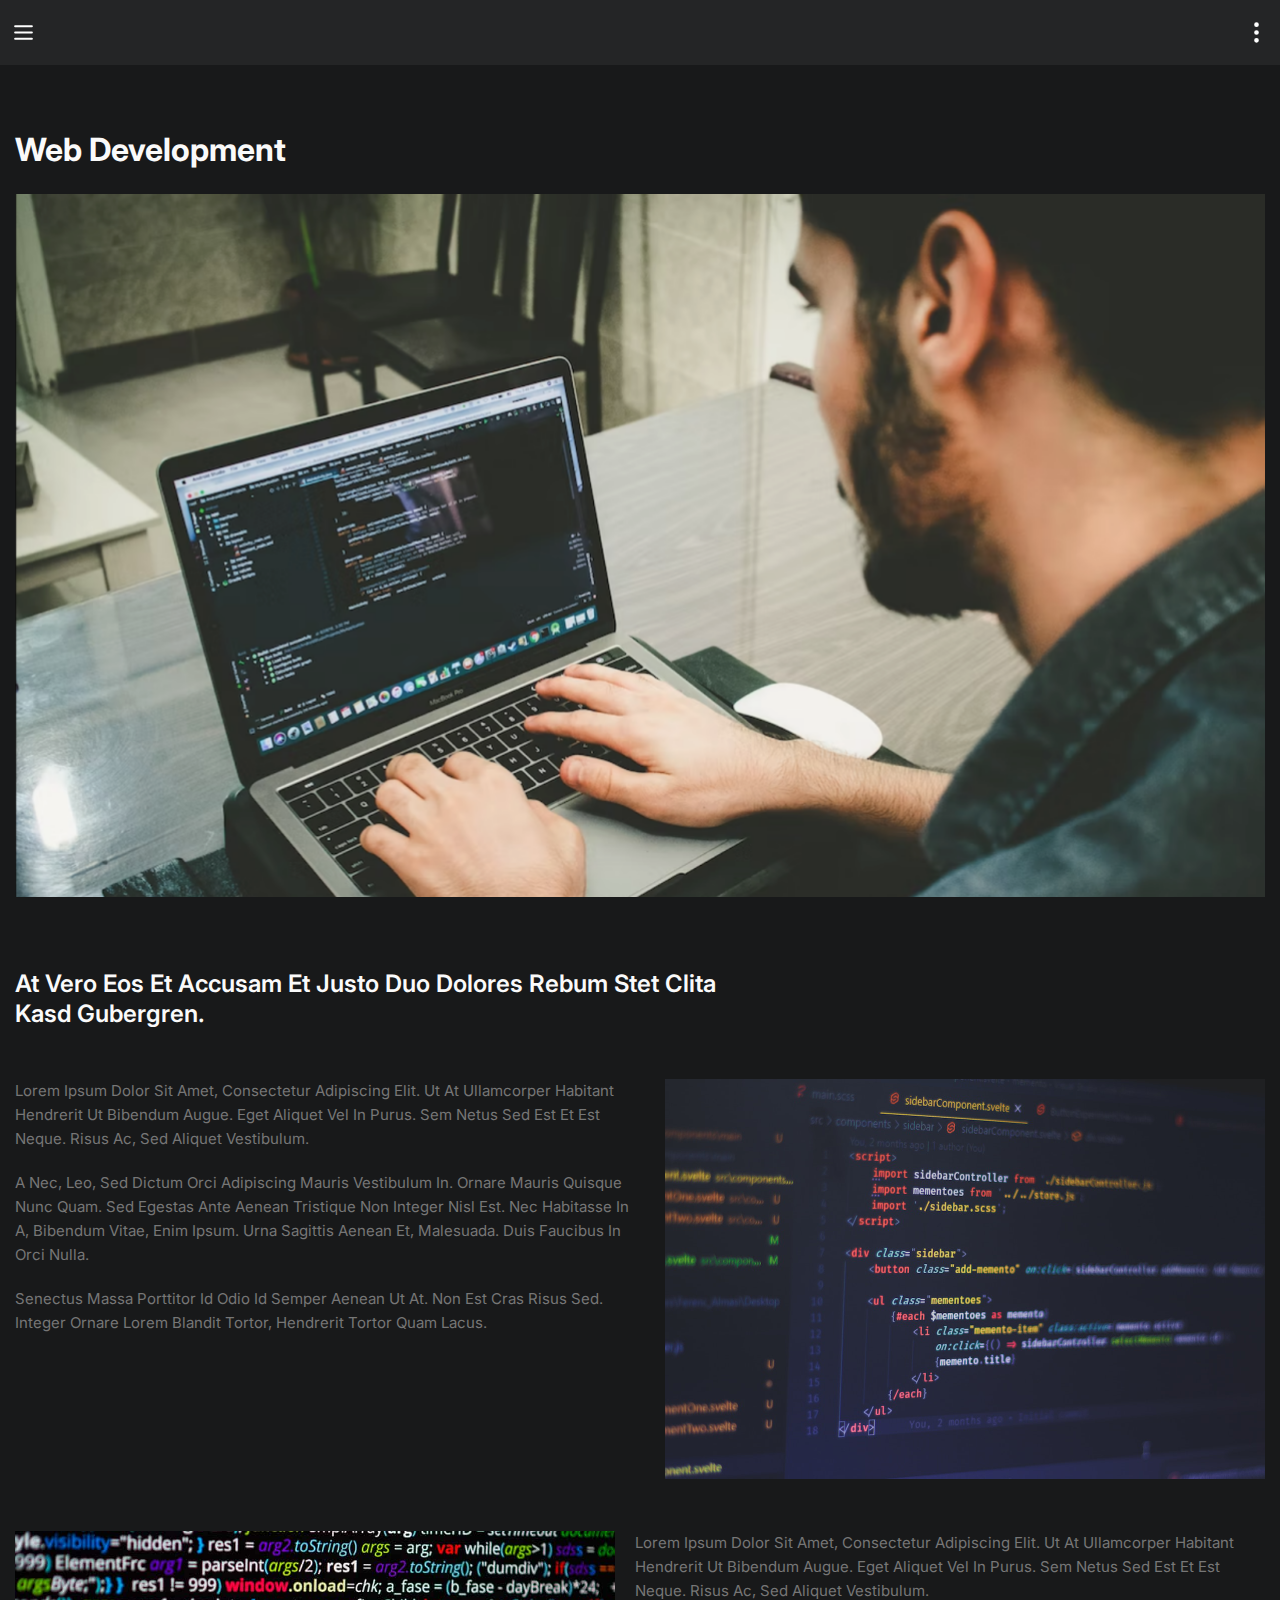
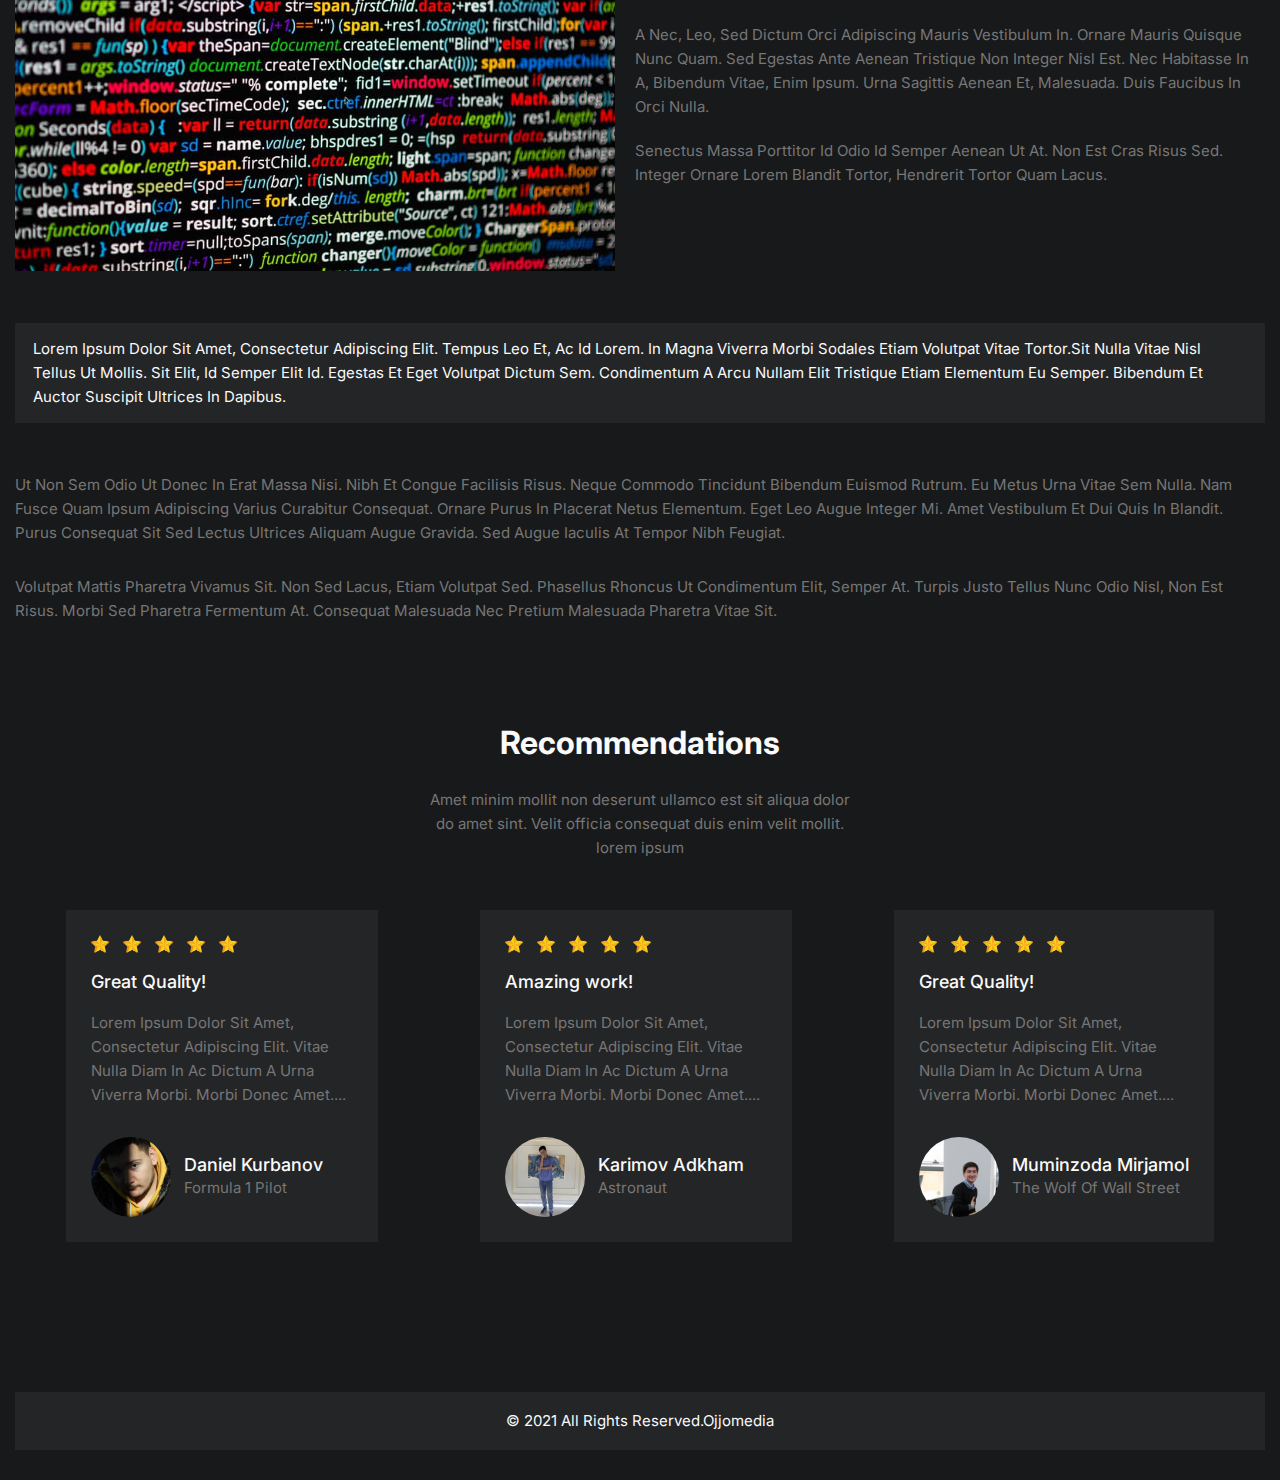
<file: web-development.html>
<!DOCTYPE html>
<html lang="en">

<head>
    <meta charset="UTF-8">
    <meta http-equiv="X-UA-Compatible" content="IE=edge">
    <meta name="viewport" content="width=device-width, initial-scale=1.0">
    <title>Document</title>
    <link rel="preconnect" href="https://fonts.googleapis.com">
    <link rel="preconnect" href="https://fonts.gstatic.com" crossorigin>
    <link href="https://fonts.googleapis.com/css2?family=Inter:wght@300;400;500;600;700&display=swap" rel="stylesheet">

    <link rel="stylesheet" href="css/magnific-popup.css">
    <link rel="stylesheet" href="css/slick.css">
    <link rel="stylesheet" href="css/style.css">
</head>

<body>
    <div class="wrapper">
        <!--*******************************************************************
            ASIDE 
        *******************************************************************-->
        <aside class="sidebar">
            <div class="sidebar__wrapper">
                <div class="close close__sidebar">
                    <img src="images/close.svg" alt="">
                </div>
                <div class="profile">
                    <div class="profile__img">
                        <img src="images/profile-photo.jpg" alt="">
                        <div class="online"></div>
                    </div>

                    <div class="profile__name">
                        Diyor Lain
                    </div>

                    <div class="profile__specialization">Font-end Developer</div>
                    <div class="profile__social">
                        <a href="https://www.facebook.com/feed.down.1">
                            <img src="images/facebook.svg" alt="">
                        </a>
                        <a href="https://www.instagram.com/laindrion/">
                            <img src="images/instagram.svg" alt="">
                        </a>
                        <a href="https://www.youtube.com/channel/UCkYxuQ5dNrytyscUWYd-LHw">
                            <img src="images/youtube.svg" alt="">
                        </a>
                    </div>
                </div>

                <div class="info">
                    <div class="info__item">
                        <span class="info__name">
                            Age:
                        </span>
                        <span>
                            24
                        </span>
                    </div>
                    <div class="info__item">
                        <span class="info__name">
                            Freelance:
                        </span>
                        <span class="enable">
                            Available
                        </span>
                    </div>
                </div>

                <div class="levels">
                    <h6 class="levels__title">Languages</h6>
                    <div class="levels__list">

                        <div class="level__item">
                            <div class="level__title">
                                <span>Russian</span>
                                <span>100%</span>
                            </div>
                            <div class="bar">
                                <span class="inner__bar" style="width: 100%;"></span>
                            </div>
                        </div>

                        <div class="level__item">
                            <div class="level__title">
                                <span>Uzbek</span>
                                <span>60%</span>
                            </div>
                            <div class="bar">
                                <span class="inner__bar" style="width: 60%;"></span>
                            </div>
                        </div>



                        <div class="level__item">
                            <div class="level__title">
                                <span>English</span>
                                <span>50%</span>
                            </div>
                            <div class="bar">
                                <span class="inner__bar" style="width: 50%;"></span>
                            </div>
                        </div>

                    </div>
                </div>

                <div class="levels">
                    <h6 class="levels__title">Skills</h6>
                    <div class="levels__list">

                        <div class="level__item">
                            <div class="level__title">
                                <span>Html</span>
                                <span>90%</span>
                            </div>
                            <div class="bar">
                                <span class="inner__bar" style="width: 90%;"></span>
                            </div>
                        </div>

                        <div class="level__item">
                            <div class="level__title">
                                <span>CSS</span>
                                <span>85%</span>
                            </div>
                            <div class="bar">
                                <span class="inner__bar" style="width: 85%;"></span>
                            </div>
                        </div>



                        <div class="level__item">
                            <div class="level__title">
                                <span>JS</span>
                                <span>30%</span>
                            </div>
                            <div class="bar">
                                <span class="inner__bar" style="width: 30%;"></span>
                            </div>
                        </div>

                    </div>
                </div>

                <div class="extra">
                    <h6 class="levels__title">Extra Skills</h6>
                    <ul class="extra__list">
                        <li class="extra__list-item">Bootstrap</li>
                        <li class="extra__list-item">Sass/Scss</li>
                        <li class="extra__list-item">Gulp</li>
                        <li class="extra__list-item">Git</li>
                    </ul>
                </div>

                <a href="assets/cv.png" class="download" download="">
                    Download CV
                </a>
            </div>
        </aside>

        <!--*******************************************************************
            MAIN 
        *******************************************************************-->
        <main class="main">
            <header class="header">
                <div class="header__btn burger__img">
                    <img src="images/burger.svg" alt="">
                </div>
                <div class="header__btn threedot__img">
                    <img src="images/threedot.svg" alt="">
                </div>
            </header>
            <div class="container">
                <section class="blog">
                    <div class="blog__wrapper">
                        <div class="title__cover">
                            <h3 class="title">
                                web development
                            </h3>
                        </div>

                        <div class="post">
                            <div class="post__inner">
                                <div class="post__main-img">
                                    <img src="images/post/man.png" alt="">
                                </div>
                            </div>
                            <h3 class="post__subtitle">
                                At vero eos et accusam et justo duo dolores rebum stet clita kasd gubergren.
                            </h3>
                            <div class="post__content">
                                <div>
                                    <p class="post__text">
                                        Lorem ipsum dolor sit amet, consectetur adipiscing elit. Ut at ullamcorper
                                        habitant
                                        hendrerit ut bibendum augue. Eget aliquet vel in purus. Sem netus sed est et est
                                        neque. Risus ac, sed aliquet vestibulum.
                                    </p>
                                    <p class="post__text">
                                        A nec, leo, sed dictum orci adipiscing mauris vestibulum in. Ornare mauris
                                        quisque
                                        nunc quam. Sed egestas ante aenean tristique non integer nisl est. Nec habitasse
                                        in
                                        a, bibendum vitae, enim ipsum. Urna sagittis aenean et, malesuada. Duis faucibus
                                        in
                                        orci nulla.
                                    </p>

                                    <p class="post__text">
                                        Senectus massa porttitor id odio id semper aenean ut at. Non est cras risus sed.
                                        Integer ornare lorem blandit tortor, hendrerit tortor quam lacus.
                                    </p>
                                </div>
                                <div class="post__content-img">
                                    <img src="images/post/coding.jpg" alt="">
                                </div>
                            </div>
                            <div class="post__content reserved">
                                <div class="post__content-img">
                                    <img src="images/post/coding2.jpg" alt="">
                                </div>
                                <div>
                                    <p class="post__text">
                                        Lorem ipsum dolor sit amet, consectetur adipiscing elit. Ut at ullamcorper
                                        habitant
                                        hendrerit ut bibendum augue. Eget aliquet vel in purus. Sem netus sed est et est
                                        neque. Risus ac, sed aliquet vestibulum.
                                    </p>
                                    <p class="post__text">
                                        A nec, leo, sed dictum orci adipiscing mauris vestibulum in. Ornare mauris
                                        quisque
                                        nunc quam. Sed egestas ante aenean tristique non integer nisl est. Nec habitasse
                                        in
                                        a, bibendum vitae, enim ipsum. Urna sagittis aenean et, malesuada. Duis faucibus
                                        in
                                        orci nulla.
                                    </p>

                                    <p class="post__text">
                                        Senectus massa porttitor id odio id semper aenean ut at. Non est cras risus sed.
                                        Integer ornare lorem blandit tortor, hendrerit tortor quam lacus.
                                    </p>
                                </div>
                            </div>

                            <div class="post__text-block">
                                <p class="post__text">
                                    Lorem ipsum dolor sit amet, consectetur adipiscing elit. Tempus leo et, ac id
                                    lorem.
                                    In magna viverra morbi sodales etiam volutpat vitae tortor.Sit nulla vitae nisl
                                    tellus ut mollis. Sit elit, id semper elit id. Egestas et eget volutpat dictum
                                    sem.
                                    Condimentum a arcu nullam elit tristique etiam elementum eu semper. Bibendum et
                                    auctor suscipit ultrices in dapibus.
                                </p>
                            </div>
                            <div class="post__text-cover">
                                <p class="post__text">
                                    Ut non sem odio ut donec in erat massa nisi. Nibh et congue facilisis risus. Neque
                                    commodo tincidunt bibendum euismod rutrum. Eu metus urna vitae sem nulla. Nam fusce
                                    quam
                                    ipsum adipiscing varius curabitur consequat.
                                    Ornare purus in placerat netus elementum. Eget leo augue integer mi. Amet vestibulum
                                    et
                                    dui quis in blandit. Purus consequat sit sed lectus ultrices aliquam augue gravida.
                                    Sed
                                    augue iaculis at tempor nibh feugiat.
                                </p>

                                <p class="post__text">
                                    Volutpat mattis pharetra vivamus sit. Non sed lacus, etiam volutpat sed. Phasellus
                                    rhoncus ut condimentum elit, semper at. Turpis justo tellus nunc odio nisl, non est
                                    risus. Morbi sed pharetra fermentum at. Consequat malesuada nec pretium malesuada
                                    pharetra vitae sit.
                                </p>
                            </div>
                        </div>
                    </div>
                </section>


                <section class="recomendation">
                    <div class="recomendation__wrapper">
                        <div class="title__cover">
                            <h3 class="title">
                                Recommendations
                            </h3>
                            <p class="title__subtext">
                                Amet minim mollit non deserunt ullamco est sit aliqua dolor do amet sint. Velit officia
                                consequat duis enim velit mollit. lorem ipsum
                            </p>
                        </div>

                        <div class="recomendation__list">

                            <div class="recomendation__item">
                                <div class="recomendation__item-rating">
                                    <img src="images/rating/star.png" alt="one star">
                                    <img src="images/rating/star.png" alt="two stars">
                                    <img src="images/rating/star.png" alt="three stars">
                                    <img src="images/rating/star.png" alt="four stars">
                                    <img src="images/rating/star.png" alt="five stars">
                                </div>
                                <h6 class="recomendation__item-title">
                                    Great Quality!
                                </h6>
                                <p class="recomendation__item-text">
                                    Lorem ipsum dolor sit amet, consectetur adipiscing elit. Vitae nulla diam in ac
                                    dictum a urna viverra morbi. Morbi donec amet....
                                </p>

                                <div class="recomendation__item-profile">
                                    <div class="recomendation__item-profile__img">
                                        <img src="images/profile-photo/daniel.jpg" alt="">
                                    </div>
                                    <div class="recomendation__item-profile__text-cover">
                                        <div class="recomendation__item-profile__name">
                                            Daniel Kurbanov
                                        </div>
                                        <p class="recomendation__item-profile__occupation">
                                            formula 1 pilot
                                        </p>
                                    </div>
                                </div>
                            </div>

                            <div class="recomendation__item">
                                <div class="recomendation__item-rating">
                                    <img src="images/rating/star.png" alt="one star">
                                    <img src="images/rating/star.png" alt="two stars">
                                    <img src="images/rating/star.png" alt="three stars">
                                    <img src="images/rating/star.png" alt="four stars">
                                    <img src="images/rating/star.png" alt="five stars">
                                </div>
                                <h6 class="recomendation__item-title">
                                    Amazing work!
                                </h6>
                                <p class="recomendation__item-text">
                                    Lorem ipsum dolor sit amet, consectetur adipiscing elit. Vitae nulla diam in ac
                                    dictum a urna viverra morbi. Morbi donec amet....
                                </p>

                                <div class="recomendation__item-profile">
                                    <div class="recomendation__item-profile__img">
                                        <img src="images/profile-photo/adkham.jpg" alt="">
                                    </div>
                                    <div class="recomendation__item-profile__text-cover">
                                        <div class="recomendation__item-profile__name">
                                            Karimov Adkham
                                        </div>
                                        <p class="recomendation__item-profile__occupation">
                                            Astronaut
                                        </p>
                                    </div>
                                </div>
                            </div>

                            <div class="recomendation__item">
                                <div class="recomendation__item-rating">
                                    <img src="images/rating/star.png" alt="one star">
                                    <img src="images/rating/star.png" alt="two stars">
                                    <img src="images/rating/star.png" alt="three stars">
                                    <img src="images/rating/star.png" alt="four stars">
                                    <img src="images/rating/star.png" alt="five stars">
                                </div>
                                <h6 class="recomendation__item-title">
                                    Great Quality!
                                </h6>
                                <p class="recomendation__item-text">
                                    Lorem ipsum dolor sit amet, consectetur adipiscing elit. Vitae nulla diam in ac
                                    dictum a urna viverra morbi. Morbi donec amet....
                                </p>

                                <div class="recomendation__item-profile">
                                    <div class="recomendation__item-profile__img">
                                        <img src="images/profile-photo/mirjamol.JPG" alt="">
                                    </div>
                                    <div class="recomendation__item-profile__text-cover">
                                        <div class="recomendation__item-profile__name">
                                            Muminzoda Mirjamol
                                        </div>
                                        <p class="recomendation__item-profile__occupation">
                                            The wolf of Wall Street
                                        </p>
                                    </div>
                                </div>
                            </div>

                        </div>
                    </div>
                </section>

                <footer class="footer">
                    <div class="container">
                        <div class="footer__wrapper">
                            <div class="copyright">
                                © 2021 All Rights Reserved.Ojjomedia
                            </div>
                        </div>
                    </div>
                </footer>
            </div>
        </main>

        <!--*******************************************************************
            ASIDE 
        *******************************************************************-->
        <aside class="navbar">
            <div class="navbar__wrapper">
                <div class="close close__navbar">
                    <img src="images/close.svg" alt="">
                </div>
                <div class="moon">
                    <img src="images/moon.svg" alt="">
                </div>
                <nav class="menu">
                    <ul class="menu__list">
                        <li class="menu__list-item">
                            <a href="index.html" class="menu__list-link">
                                <svg width="800px" height="800px" viewBox="0 0 24 24" fill="none"
                                    xmlns="http://www.w3.org/2000/svg">
                                    <path
                                        d="M20.8593 8.36985L13.9293 2.82985C12.8593 1.96985 11.1293 1.96985 10.0693 2.81985L3.13929 8.36985C2.35929 8.98985 1.85929 10.2998 2.02929 11.2798L3.35929 19.2398C3.59929 20.6598 4.95929 21.8098 6.39929 21.8098H17.5993C19.0293 21.8098 20.3993 20.6498 20.6393 19.2398L21.9693 11.2798C22.1293 10.2998 21.6293 8.98985 20.8593 8.36985ZM11.9993 15.4998C10.6193 15.4998 9.49929 14.3798 9.49929 12.9998C9.49929 11.6198 10.6193 10.4998 11.9993 10.4998C13.3793 10.4998 14.4993 11.6198 14.4993 12.9998C14.4993 14.3798 13.3793 15.4998 11.9993 15.4998Z"
                                        fill="#3A3B3C" />
                                </svg>
                            </a>
                        </li>

                        <li class="menu__list-item">
                            <a href="web-development.html" class="menu__list-link">
                                <svg version="1.1" id="Icons" xmlns="http://www.w3.org/2000/svg"
                                    xmlns:xlink="http://www.w3.org/1999/xlink" viewBox="0 0 32 32" xml:space="preserve">
                                    <path
                                        d="M27,4H5C3.3,4,2,5.3,2,7v18c0,1.7,1.3,3,3,3h22c1.7,0,3-1.3,3-3V7C30,5.3,28.7,4,27,4z M9.1,7.6c0.1-0.1,0.1-0.2,0.2-0.3
                                                c0.1-0.1,0.2-0.2,0.3-0.2C10,6.9,10.4,7,10.7,7.3c0.1,0.1,0.2,0.2,0.2,0.3C11,7.7,11,7.9,11,8c0,0.3-0.1,0.5-0.3,0.7
                                                C10.5,8.9,10.3,9,10,9C9.7,9,9.5,8.9,9.3,8.7C9.1,8.5,9,8.3,9,8C9,7.9,9,7.7,9.1,7.6z M6,8c0-0.3,0.1-0.5,0.3-0.7
                                                c0,0,0.1-0.1,0.1-0.1c0.1,0,0.1-0.1,0.2-0.1C6.7,7,6.7,7,6.8,7c0.1,0,0.3,0,0.4,0c0.1,0,0.1,0,0.2,0.1c0.1,0,0.1,0.1,0.2,0.1
                                                c0,0,0.1,0.1,0.1,0.1c0.1,0.1,0.2,0.2,0.2,0.3C8,7.7,8,7.9,8,8c0,0.1,0,0.3-0.1,0.4C7.9,8.5,7.8,8.6,7.7,8.7C7.5,8.9,7.3,9,7,9
                                                S6.5,8.9,6.3,8.7C6.1,8.5,6,8.3,6,8z M11.7,21.3c0.4,0.4,0.4,1,0,1.4C11.5,22.9,11.3,23,11,23s-0.5-0.1-0.7-0.3l-3-3
                                                c-0.4-0.4-0.4-1,0-1.4l3-3c0.4-0.4,1-0.4,1.4,0s0.4,1,0,1.4L9.4,19L11.7,21.3z M12.6,8.9c-0.1-0.1-0.2-0.1-0.3-0.2
                                                c-0.1-0.1-0.2-0.2-0.2-0.3C12,8.3,12,8.1,12,8c0-0.1,0-0.3,0.1-0.4c0.1-0.1,0.1-0.2,0.2-0.3c0.4-0.4,1-0.4,1.4,0
                                                c0.1,0.1,0.2,0.2,0.2,0.3C14,7.7,14,7.9,14,8c0,0.1,0,0.3-0.1,0.4c-0.1,0.1-0.1,0.2-0.2,0.3C13.5,8.9,13.3,9,13,9
                                                C12.9,9,12.7,9,12.6,8.9z M18.9,15.4l-4,8C14.7,23.8,14.4,24,14,24c-0.2,0-0.3,0-0.4-0.1c-0.5-0.2-0.7-0.8-0.4-1.3l4-8
                                                c0.2-0.5,0.8-0.7,1.3-0.4C18.9,14.4,19.1,15,18.9,15.4z M24.7,19.7l-3,3C21.5,22.9,21.3,23,21,23s-0.5-0.1-0.7-0.3
                                                c-0.4-0.4-0.4-1,0-1.4l2.3-2.3l-2.3-2.3c-0.4-0.4-0.4-1,0-1.4s1-0.4,1.4,0l3,3C25.1,18.7,25.1,19.3,24.7,19.7z"
                                        fill="#3A3B3C" />
                                </svg>
                            </a>
                        </li>

                        <li class="menu__list-item">
                            <a href="portfolio.html" class="menu__list-link">
                                <svg fill="#3A3B3C" width="800px" height="800px" viewBox="0 0 512 512"
                                    id="_55_Portfolio" data-name="55 Portfolio" xmlns="http://www.w3.org/2000/svg">
                                    <path id="Path_72" data-name="Path 72"
                                        d="M480,96H352V32A31.991,31.991,0,0,0,320,0H192a31.991,31.991,0,0,0-32,32V96H32A31.991,31.991,0,0,0,0,128V480a31.991,31.991,0,0,0,32,32H480a31.991,31.991,0,0,0,32-32V128A31.991,31.991,0,0,0,480,96ZM224,64h64V96H224ZM448,448H64V320H192v32H320V320H448Zm0-160H320V256H192v32H64V160H448Z"
                                        fill-rule="evenodd" />
                                </svg>
                            </a>
                        </li>

                        <li class="menu__list-item">
                            <a href="contacts.html" class="menu__list-link">
                                <svg width="800px" height="800px" viewBox="0 0 24 24" fill="none"
                                    xmlns="http://www.w3.org/2000/svg">
                                    <path
                                        d="M4 1C2.34315 1 1 2.34315 1 4V15C1 16.6569 2.34315 18 4 18H6V22C6 22.388 6.22446 22.741 6.57584 22.9056C6.92723 23.0702 7.3421 23.0166 7.64018 22.7682L13.362 18H20C21.6569 18 23 16.6569 23 15V4C23 2.34315 21.6569 1 20 1H4Z"
                                        fill="#3A3B3C" />
                                </svg>
                            </a>
                        </li>
                    </ul>
                </nav>
            </div>
        </aside>
    </div>
    <script src="js/jquery.min.js"></script>
    <script src="js/jquery.magnific-popup.js"></script>
    <script src="js/slick.min.js"></script>
    <script src="js/script.js"></script>
    <script src="js/main.js"></script>
</body>

</html>
</file>
<file: css/style.css>
/***************
**************
    Reset CSS
**************
***************/

html,
body,
div,
span,
applet,
object,
iframe,
h1,
h2,
h3,
h4,
h5,
h6,
p,
blockquote,
pre,
a,
abbr,
acronym,
address,
big,
cite,
code,
del,
dfn,
em,
img,
ins,
kbd,
q,
s,
samp,
small,
strike,
strong,
sub,
sup,
tt,
var,
b,
u,
i,
center,
dl,
dt,
dd,
ol,
ul,
li,
fieldset,
form,
label,
legend,
table,
caption,
tbody,
tfoot,
thead,
tr,
th,
td,
article,
aside,
canvas,
details,
embed,
figure,
figcaption,
footer,
header,
hgroup,
menu,
nav,
output,
ruby,
section,
summary,
time,
mark,
audio,
video {
    margin: 0;
    padding: 0;
    border: 0;
    font-size: 100%;
    font: inherit;
    vertical-align: baseline;
}

/* HTML5 display-role reset for older browsers */
article,
aside,
details,
figcaption,
figure,
footer,
header,
hgroup,
menu,
nav,
section {
    display: block;
}

body {
    line-height: 1;
}

ol,
ul {
    list-style: none;
}

blockquote,
q {
    quotes: none;
}

blockquote:before,
blockquote:after,
q:before,
q:after {
    content: '';
    content: none;
}

table {
    border-collapse: collapse;
    border-spacing: 0;
}

a {
    text-decoration: none;
    color: #fff;
}

/***************
**************
    Global
**************
***************/

body {
    font-family: 'Inter', sans-serif;
    font-size: 16px;
    color: #fafafa;
    font-weight: 400;
    background-color: #18191A;
    min-height: 100vh;
}

.wrapper {
    display: flex;
    justify-content: space-between;
}

aside {
    background-color: #242526;
    position: relative;
}

.sidebar.active {
    left: 0;
    transition: .4s all;
}

.navbar.active {
    right: 0;
    transition: .4s all;
}

.close {
    position: absolute;
    display: none;

    width: 20px;
    height: 20px;
}

.close__sidebar {
    right: 27px;
    top: 27px;
}

.close__navbar {
    top: 16px;
    left: 13px;
}

.close img {
    width: 100%;
    height: auto;
}

.header {
    display: none;
    justify-content: space-between;
    background: #242526;
    padding: 20px 11px;
    margin-bottom: 15px;
}

.main {
    width: 100%;
}

.container {
    max-width: 1370px;
    margin: 0 auto;
    padding: 0 15px;

    height: 100%;
    display: flex;
    flex-direction: column;
}

p {
    color: #767676;
}

.title__cover {
    max-width: 438px;
    margin: 0 auto;
    text-align: center;
}

.title {
    font-weight: 700;
    font-size: 32px;
    line-height: 123.6%;
    margin-bottom: 25px;
    text-transform: capitalize;
}

.title__subtext {
    font-size: 15px;
    line-height: 24px;
    margin-bottom: 50px;
}

/***************
**************
    Sidebar
**************
***************/

.sidebar__wrapper {
    padding-top: 52px;
    padding-left: 40px;
    padding-right: 45px;
    padding-bottom: 25px;
    width: 220px;
    display: flex;
    flex-direction: column;
}

.sidebar__wrapper h6 {
    font-weight: 500;
    font-size: 18px;
    line-height: 123.6%;
    color: #FAFAFA;
}

/* profile */
.profile {
    text-align: center;
    border-bottom: 1px solid #3A3B3C;
}

.profile__img {
    width: 150px;
    height: 150px;
    border-radius: 50%;
    margin: 0 auto 29px auto;
    position: relative;
}

.online {
    position: absolute;
    right: 14px;
    bottom: 13px;
    background: #7EB942;
    width: 16px;
    height: 16px;
    border-radius: 50%;
}

.profile__img img {
    width: 100%;
    height: auto;
    border-radius: 50%;
}

.profile__name {
    color: #fff;
    font-weight: 500;
    font-size: 18px;
    line-height: 123.6%;
}

.profile__specialization {
    color: #767676;
    font-size: 15px;
    line-height: 24px;
    margin-bottom: 15px;
}

.profile__social {
    padding-bottom: 25px;
    display: flex;
    justify-content: space-around;
}

.profile__social a {
    width: 24px;
    height: 24px;
    display: inline-flex;
    align-items: center;
    justify-content: center;
    background: #FFB400;
    border-radius: 50%;
}

.profile__social a img {
    width: 100%;
    height: 15px;
}

/* info */
.info {
    padding-top: 25px;
    border-bottom: 1px solid #3A3B3C;
    padding-bottom: 15px;
}

.info__item {
    display: flex;
    justify-content: space-between;
    align-items: center;
    margin-bottom: 10px;
}

.info__name {
    padding: 2px 5px;
    background: #FFB400;
}

.info__item span {
    font-size: 15px;
    line-height: 24px;
    color: #FAFAFA;
}

.enable {
    font-feature-settings: 'calt' off, 'kern' off;
    color: #7EB942 !important;
}

/* levels */
.levels {
    padding-top: 25px;
}

.levels__title {
    margin-bottom: 15px;
}

.level__title {
    display: flex;
    justify-content: space-between;
}

.bar {
    width: 100%;
    height: 2px;
    border-radius: 30px;
    border: 0.5px solid #FFB400;
    margin-top: 5px;
    margin-bottom: 10px;
    padding: 1px;
    overflow: hidden;
}

.inner__bar {
    display: block;
    background-color: #FFB400;
    border-radius: 30px;
    height: 2px;
}

/* extra */
.extra {
    padding-top: 25px;
    border-bottom: 1px solid #3A3B3C;
}

.extra__list {
    padding-left: 25px;
    padding-bottom: 25px;
    list-style-image: url('../images/two-squares.png');
}

.extra__list-item {
    font-size: 15px;
    line-height: 24px;
}

.extra__list-item+.extra__list-item {
    padding-top: 5px;
}

/* download */
.download {
    background: #FFB400;
    font-weight: 600;
    font-size: 14px;
    line-height: 17px;
    text-transform: uppercase;
    color: #fff;
    padding: 10px 0;
    border: none;
    cursor: pointer;
    text-decoration: none;
    text-align: center;
}

/***************
**************
    Navbar
**************
***************/

.navbar {
    padding: 52px 34px 0 34px;
}

.navbar__wrapper {
    display: flex;
    flex-direction: column;
    align-items: center;
}

.moon {
    width: 25px;
    height: 25px;
    display: inline-flex;
    justify-content: center;
    align-items: center;
    transform: rotate(243deg);
    margin-bottom: 215px;
}

.moon img {
    width: 100%;
    height: 25px;
}

.menu__list-item {
    margin-bottom: 43px;
}

.menu__list-link {
    display: inline-flex;
    justify-content: center;
    align-items: center;
    width: 40px;
    height: 40px;
    background: #767676;
    border-radius: 50%;
    transition: .4s;
}

.menu__list-link svg {
    width: 100%;
    height: 23px;
}

.menu__list-link svg path {
    transition: .4s all;
}

.menu__list-link:hover {
    background-color: #FFB400;
}

.menu__list-link:hover svg path {
    fill: #fff;
}

/***************
**************
    Main
**************
***************/

/* hero */
.hero {
    background: #242526;
    /* max-height: 467px; */
    position: relative;
    margin-bottom: 71px;
}

.shape-1 {
    position: absolute;
    width: 10px;
    height: 10px;
    border-radius: 50%;
    border: 2px solid rgba(5, 255, 0, 0.8);
    top: 52px;
    left: 50%;
}

.shape-2 {
    position: absolute;
    width: 10px;
    height: 10px;
    border-radius: 50%;
    border: 2px solid rgba(255, 180, 0, 0.8);
    top: 30px;
    left: 40px;
}

.shape-3 {
    position: absolute;
    width: 10px;
    height: 10px;
    border-radius: 50%;
    border: 2px solid rgba(5, 255, 0, 0.8);
    bottom: 22px;
    left: 22px;
}

.shape-4 {
    position: absolute;
    width: 10px;
    height: 10px;
    border: 2px solid rgba(0, 71, 255, 0.8);
    transform: rotate(26.05deg);
    bottom: 5px;
    left: 40%;
    bottom: 19%;
}

.hero__wrapper {
    display: flex;
    align-items: center;
    justify-content: space-between;
}

.hero__text {
    padding-top: 93px;
    padding-left: 60px;
}

.hero__title {
    font-weight: 700;
    font-size: 48px;
    line-height: 123.6%;
    color: #FFFFFF;
    padding-bottom: 19px;
    margin-right: 35px;
}

.hero__title span {
    color: #FFB400;
}

.hero__text p {
    max-width: 424px;
    font-size: 16px;
    line-height: 24px;
    padding-bottom: 24px;
}


.hero__link {
    padding: 12px 57px 12px 32px;
    background: #FFB400;
    border-radius: 5px;
    font-weight: 500;
    font-size: 16px;
    line-height: 19px;
    color: #18191A;
    margin-top: 24px;
    display: inline-block;
    text-transform: uppercase;
    position: relative;
}

.hero__link::after {
    content: '';
    position: absolute;
    display: block;
    background-image: url('../images/right-arrow.png');
    background-repeat: no-repeat;
    background-size: cover;
    width: 17px;
    height: 17px;
    right: 22px;
    top: 50%;
    transform: translateY(-50%);
}

.hero__img-cover {
    width: 420px;
    height: auto;
}

.hero__img-cover img {
    height: auto;
    width: 100%;
}

/* Services */
.services {
    margin-bottom: 70px;
}

.services__list {
    display: grid;
    grid-template-columns: 1fr 1fr 1fr;
    gap: 20px;
}

.services__item {
    display: flex;
    flex-direction: column;
    align-items: center;
    justify-content: center;
    background: #242526;
    padding: 35px 0;
}

.services__item-img {
    max-width: 70px;
    margin-bottom: 20px;
}

.services__item-img img {
    width: 100%;
    height: auto;
}

.services__item-title {
    margin-bottom: 15px;
    font-weight: 500;
    font-size: 18px;
    line-height: 123.6%;
    text-transform: capitalize;
}

.services__item-text {
    font-size: 15px;
    line-height: 24px;
    text-transform: capitalize;
    text-align: center;
    max-width: 260px;
}

.services__item-link {
    font-weight: 700;
    font-size: 12px;
    line-height: 14px;
    color: #FFB400;
    text-transform: uppercase;
    margin-top: 17px;
}

/* recommendation */
.recomendation {
    margin-bottom: 70px;
}

.recomendation__list {
    display: flex;
    justify-content: space-around;
}

.recomendation__item {
    padding: 25px;
    background: #242526;
}

.recomendation__item-rating img {
    width: 18px;
    height: 18px;
    margin-right: 10px;
}

.recomendation__item-title {
    font-weight: 500;
    font-size: 18px;
    line-height: 123.6%;
    margin-top: 16px;
}

.recomendation__item-text {
    font-size: 15px;
    line-height: 24px;
    text-transform: capitalize;
    max-width: 262px;
    margin-top: 18px;
    margin-bottom: 30px;
}

.recomendation__item-profile {
    display: flex;
    align-items: center;
}

.recomendation__item-profile__img {
    width: 80px;
    height: 80px;
    border-radius: 50%;
    overflow: hidden;
    margin-right: 13px;
}

.recomendation__item-profile__img img {
    width: 100%;
    height: auto;
    object-fit: cover;
}

.recomendation__item-profile__name {
    font-weight: 500;
    font-size: 18px;
    line-height: 123.6%;
    text-transform: capitalize;
}

.recomendation__item-profile__occupation {
    font-size: 15px;
    line-height: 24px;
    text-transform: capitalize;
}

/* education */
.history {
    margin-bottom: 70px;
}

.history__item {
    background: #242526;
    padding: 51px 29px 38px 37px;
    display: flex;
    justify-content: space-between;
    margin: 0 auto;
    position: relative;
    max-width: 900px;
}

.history__item .border {
    position: absolute;
    width: 80%;
    left: 50%;
    transform: translateX(-50%);
    border-bottom: 1.5px solid rgba(255, 255, 255, 0.2);
    height: 1.5px;
    bottom: 0;
}

.history__title-cover {}

.history__title {
    font-weight: 500;
    font-size: 18px;
    line-height: 123.6%;
    margin-bottom: 25px;
}

.history__date-cover {
    display: flex;
    align-items: center;
}

.history__date-cover span {
    font-size: 15px;
    line-height: 24px;
}

.history__date {
    margin-left: 21px;
    background: #FFB400;
    border-radius: 1px;
    color: #fff;
    padding: 4px 7px;
    font-size: 10px !important;
    line-height: 100.9% !important;
}


.history__text-title {
    margin-bottom: 28px;
    font-weight: 500;
    font-size: 18px;
    line-height: 123.6%;
    text-transform: capitalize;
}

.history__text-cover p {
    font-size: 15px;
    line-height: 24px;
    max-width: 536px;
}

/* Footer */
.footer {
    background: #242526;
    margin-bottom: 30px;
    margin-top: auto;

}

.footer__wrapper {
    padding: 17px 0;
    display: flex;
    flex-direction: column;
    align-items: center;
}

.copyright {
    font-size: 15px;
    line-height: 24px;
    text-transform: capitalize;
}


/***************
**************
    PORTFOLIO
**************
***************/

.portfolio {
    padding-bottom: 70px;
}

.portfolio__wrapper {
    padding-top: 50px;
}

.portfolio__gallery-inner {
    display: grid;
    grid-template-columns: 1fr 1fr 1fr;
    gap: 20px;
}

.portfolio__gallery a {
    display: block;
    /* max-width: 310px; */
    position: relative;
}

.portfolio__gallery a img {
    width: 100%;
    height: 100%;
    object-fit: cover;
}

.portfolio__gallery a::before {
    content: '';
    position: absolute;
    width: 100%;
    height: 100%;
    background: rgba(255, 180, 0, 0.95);
    top: 0;
    left: 0;
    opacity: 0;
    transition: .4s all;
}

.portfolio__gallery a::after {
    content: '+';
    display: flex;
    justify-content: center;
    align-items: center;
    position: absolute;
    width: 75px;
    height: 75px;
    font-size: 75px;
    color: #fff;
    top: 50%;
    left: 50%;
    transform: translate(-50%, -50%);
    opacity: 0;
    transition: .5s all;
}

.portfolio__gallery a:hover:after,
.portfolio__gallery a:hover::before {
    opacity: 1;
}

/* portfolio slider */
.portfolio__slider {
    margin-top: 70px;
}

.portfolio__slider .slick-list.draggable {
    height: 100%;
}

.portfolio__slider-inner {
    max-width: 1000px;
    height: 55vh;
    margin: 0 auto;
}

.portfolio__slider-item {
    width: 100%;
    height: 100%;
}

.portfolio__slider-item img {
    width: 100%;
    height: auto;
    object-fit: cover;
}

.portfolio__slider-arrows {
    display: flex;
    justify-content: center;
    margin-top: 20px;
}

.portfolio__slider-arrows a {
    width: 30px;
    height: 30px;
    display: inline-block;
    margin-right: 30px;
}

.portfolio__slider-arrows a img {
    width: 100%;
    height: auto;
}

.portfolio__slider-arrow__left img {
    transform: rotate(180deg);
}

/***************
**************
    WEB DEVELOPMENT
**************
***************/

/* blog */
.blog {
    margin-bottom: 70px;
}

.blog__wrapper {
    padding-top: 50px;
}

.blog__wrapper .title__cover {
    text-align: left !important;
    margin: 0 !important;
}

.post__main-img {
    width: 100%;
    margin-bottom: 70px;
}

.post__main-img img {
    width: 100%;
    height: auto;
}

.post__subtitle {
    font-weight: 600;
    font-size: 24px;
    line-height: 123.6%;
    text-transform: capitalize;
    margin-bottom: 50px;
    max-width: 753px;
}

.post__content {
    display: flex;
    justify-content: space-between;
    margin-bottom: 50px;
}

.post__content .post__text {
    max-width: 720px;
}

.post__content div .post__text {
    margin-bottom: 20px;
}

.post__text {
    font-size: 15px;
    line-height: 24px;
    text-transform: capitalize;
}

.post__content-img {
    max-width: 600px;
    margin-left: 25px;
}

.post__content-img img {
    width: 100%;
    height: auto;
    object-fit: cover;
}

.post__content.reserved .post__content-img {
    margin-right: 20px;
    margin-left: 0 !important;
}

.post__text-block {
    padding: 14px 18px;
    font-size: 15px;
    line-height: 24px;
    text-transform: capitalize;
    margin: 50px 0;
    background: #242526;
}

.post__text-block p {
    color: #fafafa !important;
}

.post__text {
    font-size: 15px;
    line-height: 24px;
}

.post__text-cover .post__text {
    margin-bottom: 30px;
}


/***************
**************
    CONTACTS
**************
***************/


/* Form */
.contact {
    padding-top: 50px;
}

.contact__wrapper {
    display: flex;
    justify-content: space-between;
    width: 100%;
}

.contact__form-title {
    font-weight: 700;
    font-size: 32px;
    line-height: 123.6%;
    text-transform: capitalize;
    color: #FAFAFA;
    margin-bottom: 50px;
}

.contact__form-wrapper {
    /* width: 570px; */
    width: 60%;
}

.contact__form {
    display: flex;
    flex-direction: column;
    padding: 25px;
    background: #242526;
}

.contact__form label {
    display: flex;
    flex-direction: column;
    font-weight: 500;
    font-size: 18px;
    line-height: 123.6%;
    text-transform: capitalize;
    color: #767676;
    margin-bottom: 25px;
    cursor: pointer;
}

.contact__form label span {
    display: inline-block;
    margin-bottom: 8px;
}

.contact__form label input {
    padding: 10px 5px;
    letter-spacing: .5px;
}

.contact__form label input,
.contact__form label textarea {
    background: #3A3B3C;
    border: none;
    outline: none;
    color: #fafafa;
}

.contact__form label textarea {
    height: 308px;
    padding: 10px;
    letter-spacing: .5px;
}

.contact__form button {
    max-width: 167px;
    background: #FFB400;
    text-transform: uppercase;
    font-weight: 600;
    font-size: 14px;
    line-height: 17px;
    text-transform: uppercase;
    color: #FFFFFF;
    padding: 9px 25px;
    border: none;
    cursor: pointer;
}

/* card */
.contact__form-card {
    padding: 25px;
    background: #242526;
    width: 370px;
}

.contact__form-card+.contact__form-card {
    margin-top: 18px;
}

.contact__form-card-img {
    width: 40px;
    height: 40px;
    border-radius: 50%;
    background: #FFB400;
    display: flex;
    justify-content: center;
    align-items: center;
    margin: 0 auto;
    margin-bottom: 31px;
}

.contact__form-card-img img {
    width: 20px;
    height: 20px;
}

.contact__form-card__item {
    color: #767676;
    display: flex;
    justify-content: space-between;
    margin-bottom: 14px;
}

.contact__form-card__item span {
    font-size: 15px;
    line-height: 24px;
    text-transform: capitalize;
}

@media (max-width: 1760px) {
    .hero__wrapper {
        padding: 30px 0;
    }

    .hero__title {
        margin-right: 0;
    }
}

@media (max-width: 1540px) {
    .hero__wrapper {
        justify-content: center;
    }

    .hero__img-cover {
        display: none;
    }

    .hero__text {
        display: flex;
        flex-direction: column;
        align-items: center;
        justify-content: center;
        text-align: center;
        padding-left: 10px;
        padding-left: 10px;
    }

    .shape-1 {
        left: 96%;
    }

    .shape-4 {
        left: 85%;
    }

    .contact__form-wrapper {
        width: 100% !important;
    }

    .contact__wrapper {
        flex-direction: column;
        align-items: center;
    }

    .contact__form-card__wrapper {
        margin-top: 30px;
    }
}

@media (max-width: 1480px) {
    body {
        overflow-x: hidden;
    }

    .header {
        display: flex;
    }

    .header__btn {
        cursor: pointer;
    }

    .burger__img {
        width: 25px;
        height: 25px;
    }

    .burger__img img {
        width: 100%;
        height: auto;
    }

    .threedot__img {
        width: 25px;
        height: 25px;
    }

    .threedot__img img {
        width: 100%;
        height: auto;
    }

    aside {
        position: absolute;
    }

    .close {
        display: block;
        cursor: pointer;
    }

    .sidebar {
        left: -100%;
        z-index: 1000;
        -webkit-box-shadow: 4px 4px 8px 0px rgba(34, 60, 80, 0.2);
        -moz-box-shadow: 4px 4px 8px 0px rgba(34, 60, 80, 0.2);
        box-shadow: 4px 4px 8px 0px rgba(34, 60, 80, 0.2);
    }

    .navbar {
        right: -100%;
        -webkit-box-shadow: 4px 4px 8px 0px rgba(34, 60, 80, 0.2);
        -moz-box-shadow: 4px 4px 8px 0px rgba(34, 60, 80, 0.2);
        box-shadow: 4px 4px 8px 0px rgba(34, 60, 80, 0.2);
    }

    .moon {
        margin-bottom: 100px;
    }


    .portfolio__gallery-inner {
        grid-template-columns: 1fr 1fr;
    }
}

@media (max-width: 1070px) {
    .post {
        display: flex;
        flex-direction: column;
        align-items: center;
    }

    .post__content {
        flex-direction: column;
    }

    .post__content-img {
        margin: 0 auto !important;
    }

    .post__content.reserved {
        flex-direction: column-reverse;
    }

    .post__content.reserved .post__content-img {
        margin: 0 auto !important;
    }

    .post__text-block {
        margin-top: 0;
        margin-bottom: 50px;
    }
}

@media (max-width: 1030px) {
    .recomendation__list {
        flex-direction: column;
    }

    .recomendation__item {
        max-width: 300px;
        margin: 10px auto;
    }
}

@media (max-width: 900px) {
    .services__list {
        display: grid;
        grid-template-columns: 1fr;
    }

    .history__item {
        flex-direction: column;
        max-width: 570px;
        margin-bottom: 25px;
    }

    .history__item .border {
        display: none;
    }

    .portfolio__gallery-inner {
        grid-template-columns: 1fr;
    }
}

@media (max-width: 770px) {
    .portfolio__slider-inner {
        height: 33vh;
    }
}
</file>
